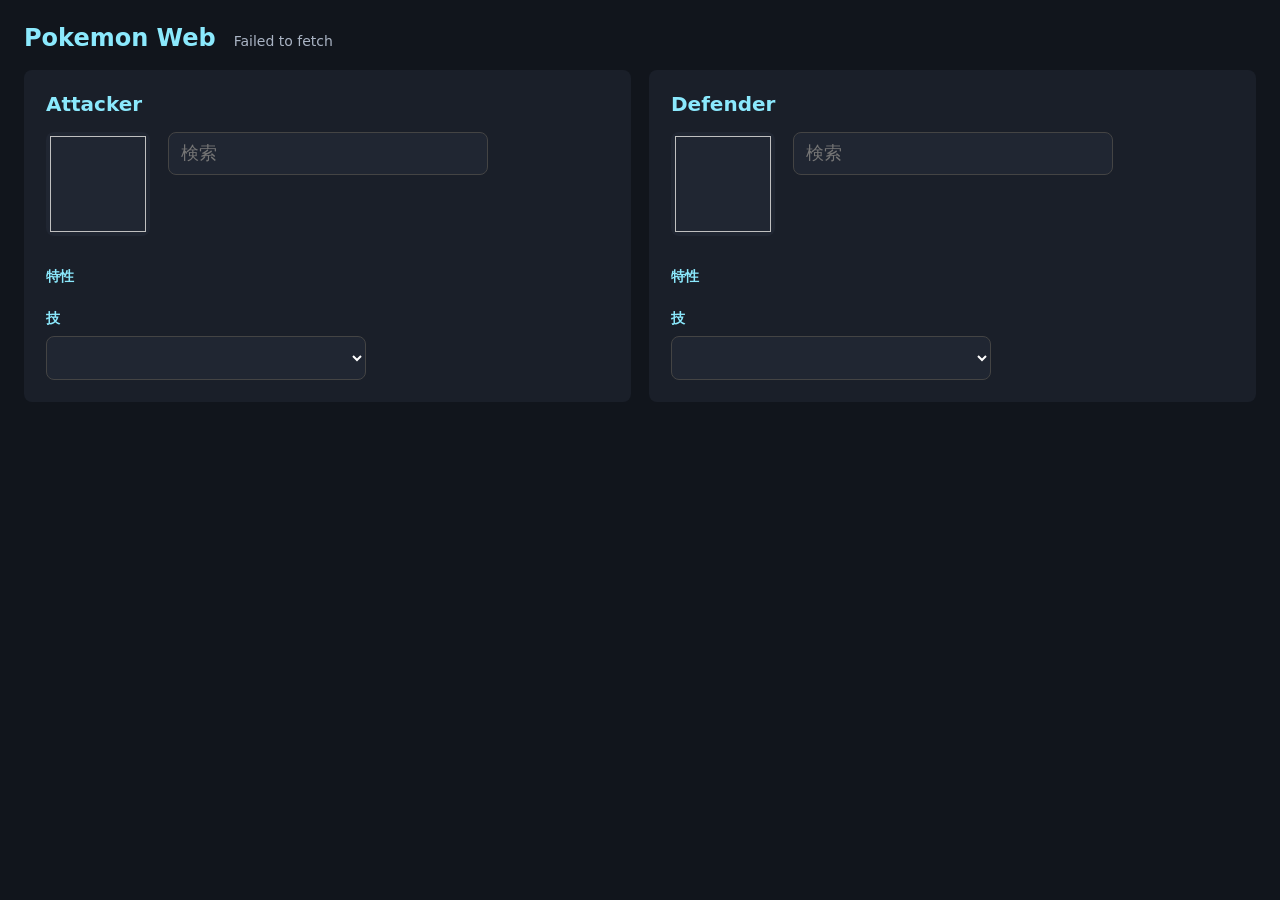
<file: static_app/index.html>
<!doctype html>
<html lang="ja">
<head>
  <meta charset="utf-8">
  <meta name="viewport" content="width=device-width, initial-scale=1">
  <title>Pokemon Web Static</title>
  <link rel="stylesheet" href="./styles.css">
</head>
<body>
  <main class="app">
    <header class="topbar">
      <h1>Pokemon Web</h1>
      <div id="status" class="status">読み込み中...</div>
    </header>

    <section class="grid">
      <article class="panel" data-side="attacker">
        <h2>Attacker</h2>
        <div class="poke-head">
          <div class="sprite-box"><img id="attacker_sprite" alt=""></div>
          <div class="poke-main">
            <input id="attacker_search" class="poke-search" autocomplete="off" placeholder="検索">
            <div id="attacker_suggest" class="suggest-box"></div>
            <div class="type-stat-row">
              <div id="attacker_types" class="type-icons"></div>
              <div id="attacker_stats" class="stat-inline"></div>
            </div>
          </div>
        </div>
        <div id="attacker_weakness" class="weakness-row"></div>
        <div class="section-title">特性</div>
        <div id="attacker_abilities" class="ability-list"></div>
        <div class="section-title">技</div>
        <select id="attacker_moves" class="move-select"></select>
      </article>

      <article class="panel" data-side="defender">
        <h2>Defender</h2>
        <div class="poke-head">
          <div class="sprite-box"><img id="defender_sprite" alt=""></div>
          <div class="poke-main">
            <input id="defender_search" class="poke-search" autocomplete="off" placeholder="検索">
            <div id="defender_suggest" class="suggest-box"></div>
            <div class="type-stat-row">
              <div id="defender_types" class="type-icons"></div>
              <div id="defender_stats" class="stat-inline"></div>
            </div>
          </div>
        </div>
        <div id="defender_weakness" class="weakness-row"></div>
        <div class="section-title">特性</div>
        <div id="defender_abilities" class="ability-list"></div>
        <div class="section-title">技</div>
        <select id="defender_moves" class="move-select"></select>
      </article>
    </section>
  </main>

  <script src="./app.js"></script>
</body>
</html>
</file>
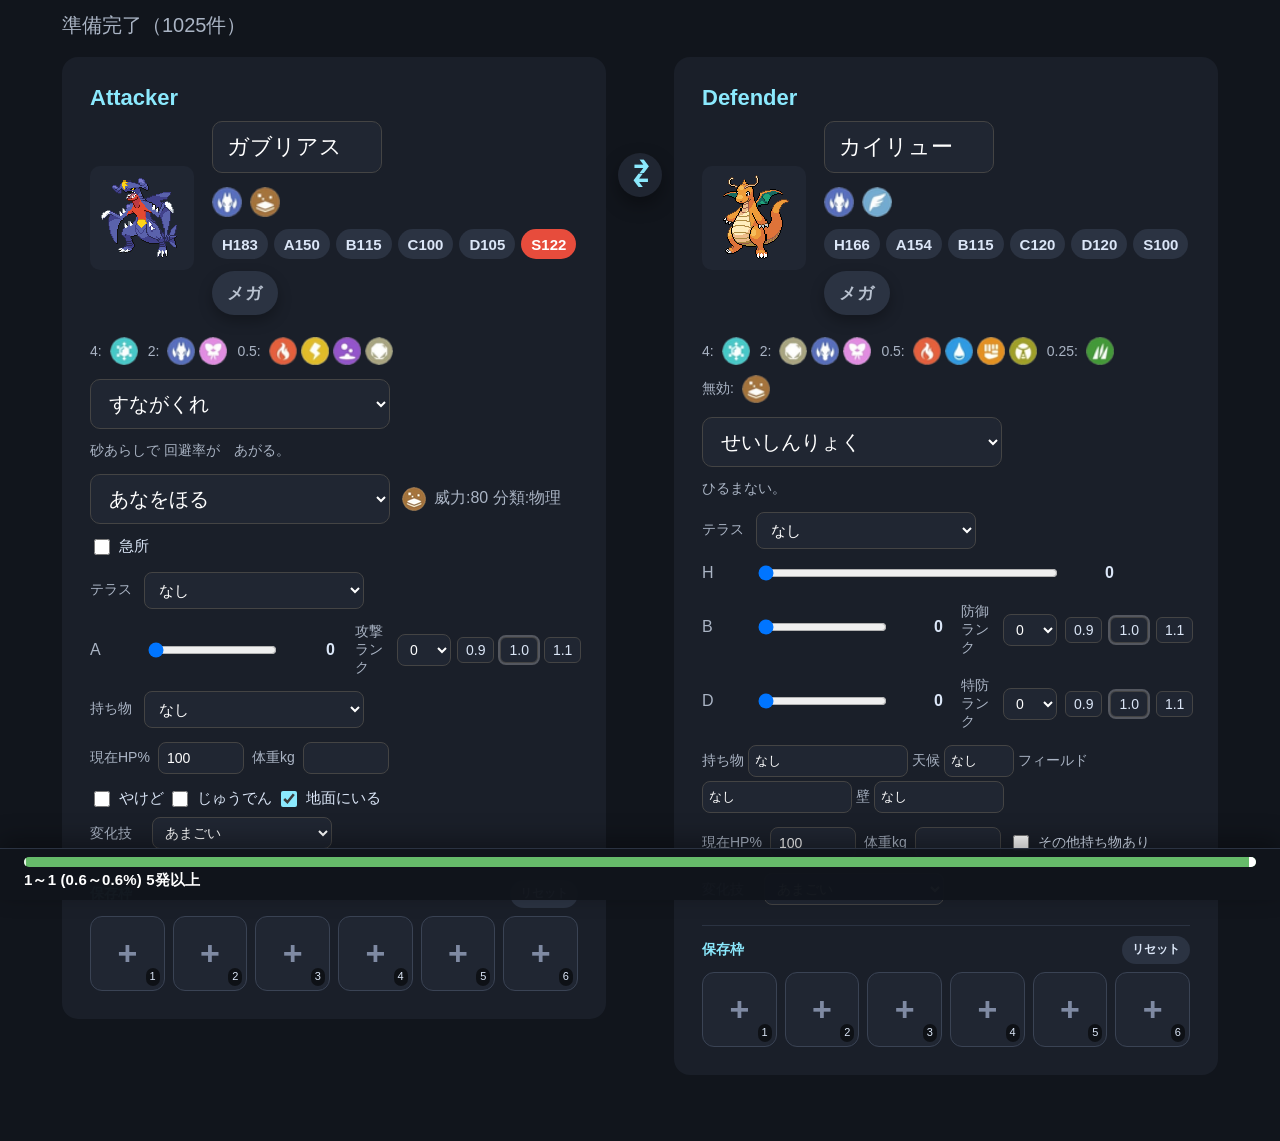
<file: static_app/full-ui/index.html>
﻿<!doctype html>
<html lang="ja">
<head>
<meta charset="utf-8">
<title>Pokemon Web</title>
<meta name="viewport" content="width=device-width, initial-scale=1">
<style>
body { background:#11151c; color:#fff; font-family:sans-serif; margin:0; }
.wrap { max-width:2200px; margin:auto; padding:28px; }
.grid { display:grid; grid-template-columns:1fr auto 1fr; gap:10px; align-items:start; }
.card { background:#1a1f29; padding:28px; border-radius:16px; position:relative; }
.title { color:#8be9fd; font-size:22px; font-weight:700; margin-bottom:10px; }

.poke-head {
  display:flex;
  align-items:center;
  gap:18px;
  margin-bottom:22px;
}

.sprite-box {
  width:104px; height:104px; background:#202632;
  display:flex; align-items:center; justify-content:center;
  border-radius:10px; overflow:hidden;
}
.sprite-box img {
  width:100px; height:100px;
  image-rendering:pixelated;
}

.poke-main {
  display:flex;
  flex-direction:column;
  gap:12px;
  position:relative;
  min-width: 360px;
}

.search-line {
  display:flex;
  align-items:center;
  gap:12px;
  flex-wrap:nowrap;
}

.poke-search {
  font-size:22px;
  padding:12px 14px;
  border-radius:10px;
  border:1px solid #444;
  background:#202632;
  color:#fff;
  width:170px;
  box-sizing:border-box;
}

.type-icons {
  display:flex;
  gap:8px;
  align-items:center;
  min-height:34px;
  flex-wrap:nowrap;
  flex-shrink:0;
}
.type-icon {
  height:30px;
  display:block;
}
.type-stat-row{
  display:flex;
  align-items:center;
  gap:10px;

  display:flex;
  align-items:center;
  gap:10px;
  flex-wrap:nowrap;
}
.stat-inline{
  display:flex;
  align-items:center;
  gap:6px;
  flex-wrap:nowrap;
}
.stat-chip{
  display:inline-flex;
  align-items:center;
  justify-content:center;
  min-width:48px;
  height:30px;
  padding:0 10px;
  border-radius:999px;
  background:#2b3342;
  color:#dbe6f7;
  font-size:15px;
  font-weight:700;
  box-sizing:border-box;
}
.type-fallback {
  display:inline-block;
  padding:5px 10px;
  border-radius:999px;
  font-size:18px;
  color:#fff;
  background:#666;
}

select, .single-ability {
  padding:12px 14px;
  font-size:20px;
  width:300px;
  border-radius:10px;
  border:1px solid #444;
  background:#202632;
  color:#fff;
  box-sizing:border-box;
}

.single-ability {
  display:inline-block;
}

.row { margin-bottom:14px; }
.status { margin-bottom:18px; color:#aab4c4; font-size:20px; }
.ability-row{ display:flex; align-items:center; gap:12px; flex-wrap:nowrap; }
.ability-desc{ min-width:260px; }
.ability-desc{ font-size:14px; color:#aab4c4; min-width:260px; max-width:420px; line-height:1.35; }

.form-line{
  display:flex;
  align-items:center;
  gap:8px;
  flex-wrap:nowrap;
  justify-content:flex-start;
}

.form-select{
  width:170px;
  padding:10px 12px;
  font-size:18px;
  border-radius:10px;
  border:1px solid #444;
  background:#202632;
  color:#fff;
  box-sizing:border-box;
}

.mega-buttons{
  display:flex;
  gap:8px;
  align-items:center;
  flex-wrap:nowrap;
}

.mega-btn{
  min-width:66px;
  height:44px;
  padding:0 14px;
  border:none;
  border-radius:999px;
  background:linear-gradient(180deg, #34d3ff 0%, #1784ff 100%);
  color:#fff;
  font-size:17px;
  font-weight:800;
  letter-spacing:0.04em;
  box-shadow:0 6px 14px rgba(0,0,0,0.28);
  cursor:pointer;
}
.mega-btn:hover{ transform:translateY(-1px); }
.mega-btn.is-off{
  background:#2b3342;
  color:#b9c2d0;
}
.mega-btn.is-active{
  outline:2px solid rgba(255,255,255,0.25);
}
.mega-badge{
  display:inline-flex;
  align-items:center;
  justify-content:center;
  min-width:66px;
  height:44px;
  padding:0 14px;
  border-radius:999px;
  background:#2b3342;
  color:#dbe6f7;
  font-size:16px;
  font-weight:700;
}

.suggest-box {
  position:absolute;
  top:56px;
  left:0;
  width:170px;
  max-height:280px;
  overflow-y:auto;
  background:#202632;
  border:1px solid #444;
  border-radius:10px;
  box-shadow:0 8px 18px rgba(0,0,0,0.35);
  display:none;
  z-index:20;
}
.suggest-item {
  padding:10px 12px;
  cursor:pointer;
  font-size:18px;
  line-height:1.3;
}
.suggest-item:hover,
.suggest-item.active {
  background:#2b3342;
}

.swap-wrap{
  display:flex;
  align-items:center;
  justify-content:center;
  padding-top:120px;
}
.swap-btn{
  width:72px;
  height:72px;
  border:none;
  border-radius:999px;
  background:#202632;
  color:#8be9fd;
  font-size:34px;
  font-weight:700;
  cursor:pointer;
  box-shadow:0 8px 18px rgba(0,0,0,0.35);
}
.swap-btn:hover{
  transform:scale(1.04);
}


.stat-chip.speed-win{
  background:#e74c3c;
  color:#fff;
}

.ev-slider-row{
  display:flex;
  align-items:center;
  gap:12px;
  margin-top:8px;
}
.ev-slider-label{
  min-width:44px;
  font-size:16px;
  color:#aab4c4;
}
.ev-slider{
  width:300px;
}
.ev-slider-value{
  min-width:44px;
  font-size:16px;
  font-weight:700;
  color:#dbe6f7;
  text-align:right;
}

.move-detail-inline{
  display:flex;
  align-items:center;
  gap:8px;
  font-size:16px;
  color:#aab4c4;
  white-space:nowrap;
}
.move-row{
  display:flex;
  align-items:center;
  gap:12px;
  flex-wrap:nowrap;
}
.crit-toggle{
  display:inline-flex;
  align-items:center;
  gap:6px;
  font-size:15px;
  color:#dbe6f7;
  white-space:nowrap;
  user-select:none;
}
.crit-toggle input{
  width:16px;
  height:16px;
  accent-color:#8be9fd;
}
.hit-count-select{
  width:auto;
  min-width:72px;
  padding:4px 8px;
  font-size:14px;
  border-radius:8px;
  border:1px solid #444;
  background:#202632;
  color:#fff;
  box-sizing:border-box;
}

.section-title{
  margin-top:14px;
  margin-bottom:8px;
  font-size:15px;
  font-weight:700;
  color:#8be9fd;
}
.env-inline-row{
  display:flex;
  align-items:center;
  gap:8px;
  flex-wrap:wrap;
  margin-top:6px;
}
.env-inline-label{
  font-size:14px;
  color:#aab4c4;
  white-space:nowrap;
}
.env-inline-select{
  min-width:120px;
  width:auto;
  padding:6px 8px;
  font-size:14px;
  border-radius:8px;
  border:1px solid #444;
  background:#202632;
  color:#fff;
  box-sizing:border-box;
}
.move-detail-type-icon{
  width:24px;
  height:24px;
  object-fit:contain;
  display:block;
}
.move-detail-text{
  font-size:16px;
  color:#aab4c4;
}


.weakness-row{
  display:flex;
  align-items:center;
  gap:10px;
  flex-wrap:wrap;
  font-size:14px;
  color:#aab4c4;
}
.weakness-group{
  display:flex;
  align-items:center;
  gap:4px;
}
.weakness-label{
  margin-right:4px;
}


.status-move-row{ display:flex; align-items:flex-start; gap:10px; margin-top:6px; }
.status-move-label{ min-width:52px; font-size:14px; color:#aab4c4; line-height:32px; }
.status-move-select{ width:180px; min-width:180px; height:32px; padding:6px 8px; font-size:14px; border-radius:8px; border:1px solid #444; background:#202632; color:#fff; box-sizing:border-box; }
.status-move-desc{ min-height:32px; font-size:13px; color:#aab4c4; line-height:1.4; padding-top:6px; white-space:normal; word-break:break-word; flex:1; }

.nature-row{ display:flex; align-items:center; gap:8px; margin-top:6px; }
.nature-btn{ padding:4px 8px; border-radius:6px; border:1px solid #444; background:#202632; color:#dbe6f7; cursor:pointer; font-size:14px; }
.nature-btn.active{ outline:2px solid rgba(255,255,255,0.25); }


.damage-panel{
  position:fixed;
  left:0;
  right:0;
  bottom:0;
  z-index:9999;
  background:rgba(17,21,28,0.98);
  border-top:1px solid #2b3342;
  box-shadow:0 -8px 24px rgba(0,0,0,0.35);
}
.damage-panel-inner{
  max-width:2200px;
  margin:0 auto;
  padding:8px 24px 10px;
}
.damage-panel-title{
  display:none;
}
.damage-panel-main{
  display:block;
}
.damage-bar-wrap{
  display:flex;
  align-items:center;
  gap:12px;
}

.damage-bar{
  position:relative;
  flex:1;
  height:10px;
  border-radius:999px;
  background:#66bb6a;
  overflow:hidden;
  padding:0;
  margin:0;
}




.damage-bar-ko{
  position:absolute;
  top:0;
  height:100%;
  background:transparent;
}
.damage-bar-marker{
  position:absolute;
  top:0;
  bottom:0;
  width:2px;
  background:rgba(255,255,255,0.85);
}

.damage-bar-random{
  position:absolute;
  right:0;
  top:0;
  height:100%;
  width:0%;
  background:#2e7d32;
}
.damage-bar-guaranteed{
  position:absolute;
  right:0;
  top:0;
  height:100%;
  width:0%;
  background:#ffffff;
}

.damage-panel-text{
  margin-top:4px;
  font-size:15px;
  font-weight:700;
  color:#ffffff;
  letter-spacing:0.01em;
  white-space:nowrap;
  overflow:hidden;
  text-overflow:ellipsis;
}
body.has-damage-panel{
  padding-bottom:54px;
}


.item-row{
  display:flex;
  align-items:center;
  gap:10px;
  margin-top:6px;
}
.item-label{
  min-width:44px;
  font-size:14px;
  color:#aab4c4;
}
.item-select{
  min-width:220px;
  width:220px;
  padding:8px 10px;
  font-size:15px;
  border-radius:8px;
  border:1px solid #444;
  background:#202632;
  color:#fff;
  box-sizing:border-box;
}
.rank-wrap{
  display:flex;
  align-items:center;
  gap:6px;
  margin-left:8px;
}
.rank-label{
  font-size:14px;
  color:#aab4c4;
}
.rank-select{
  width:76px;
  padding:6px 8px;
  font-size:14px;
  border-radius:8px;
  border:1px solid #444;
  background:#202632;
  color:#fff;
  box-sizing:border-box;
}


/* precise single-line fit */
#def_item_d{ width:100px !important; min-width:100px; }
#battle_weather{ width:70px !important; min-width:70px; }
#battle_field{ width:150px !important; min-width:150px; }
#def_wall{ width:120px !important; min-width:120px; }

.defender-battle-row{
  gap:4px !important;
}


/* defender controls: single row, same height */
.defender-controls-row{
  display:flex;
  align-items:center;
  gap:4px;
  flex-wrap:nowrap;
  margin-top:6px;
}

.defender-controls-row .env-inline-label{
  white-space:nowrap;
  font-size:14px;
  color:#aab4c4;
}

.defender-controls-row .env-inline-select{
  height:32px !important;
  min-height:32px !important;
  margin:0 !important;
  padding:0 24px 0 6px !important;
  line-height:1 !important;
  font-size:13px !important;
  box-sizing:border-box !important;
  vertical-align:middle !important;
  align-self:center !important;
  appearance:none;
  -webkit-appearance:none;
  -moz-appearance:none;
  background-color:#202632;
  background-image:url("data:image/svg+xml;utf8,<svg fill='white' height='10' viewBox='0 0 20 20' width='10'><path d='M5 7l5 5 5-5z'/></svg>");
  background-repeat:no-repeat;
  background-position:right 6px center;
  background-size:10px;
}

#def_item_d{ width:160px !important; min-width:160px !important; }
#battle_weather{ width:70px !important; min-width:70px !important; }
#battle_field{ width:150px !important; min-width:150px !important; }
#def_wall{ width:130px !important; min-width:130px !important; }


.ocr-panel{
  margin-top:18px;
  width:260px;
  background:#1a1f29;
  border:1px solid #2b3342;
  border-radius:16px;
  padding:14px 14px 12px;
  box-sizing:border-box;
}
.ocr-panel-title{
  color:#8be9fd;
  font-size:15px;
  font-weight:700;
  margin-bottom:10px;
}
.ocr-grid{
  display:grid;
  grid-template-columns:50px 1fr 1fr;
  gap:6px 8px;
  align-items:center;
}
.ocr-head{
  font-size:12px;
  color:#aab4c4;
  text-align:center;
}
.ocr-label{
  font-size:12px;
  color:#dbe6f7;
  white-space:nowrap;
}
.ocr-num{
  width:100%;
  min-width:0;
  height:28px;
  padding:4px 6px;
  border-radius:8px;
  border:1px solid #444;
  background:#202632;
  color:#fff;
  box-sizing:border-box;
  font-size:12px;
}
.ocr-actions{
  display:flex;
  gap:8px;
  margin-top:10px;
}
.ocr-btn{
  flex:1;
  height:32px;
  border:none;
  border-radius:10px;
  background:#2b3342;
  color:#fff;
  font-size:13px;
  font-weight:700;
  cursor:pointer;
}
.ocr-btn.primary{
  background:linear-gradient(180deg, #34d3ff 0%, #1784ff 100%);
}
.ocr-status{
  margin-top:8px;
  font-size:12px;
  color:#aab4c4;
  line-height:1.35;
  white-space:pre-line;
}
.swap-wrap{
  display:flex;
  flex-direction:column;
  align-items:center;
  justify-content:flex-start;
  padding-top:120px;
}


.ocr-actions.double{
  display:grid;
  grid-template-columns:1fr 1fr;
}


/* compact OCR panel */
.swap-wrap{
  width:300px;
  padding-top:120px;
}
.ocr-panel{
  margin-top:12px !important;
  width:300px !important;
  padding:10px 10px 10px !important;
  border-radius:12px !important;
}
.ocr-panel-title{
  font-size:13px !important;
  margin-bottom:8px !important;
}
.ocr-main-actions{
  display:grid;
  grid-template-columns:1fr 1fr;
  gap:6px;
  margin-bottom:8px;
}
.ocr-btn{
  height:28px !important;
  font-size:11px !important;
  padding:0 6px !important;
  border-radius:8px !important;
}
.ocr-status{
  margin-top:0 !important;
  font-size:10px !important;
  line-height:1.35 !important;
}
.grid{
  grid-template-columns:minmax(0,1fr) 120px minmax(0,1fr) !important;
  gap:6px !important;
}
.card{
  min-width:0;
}
.ocr-setup{
  margin-top:8px;
}
.ocr-window-row{
  display:flex;
  gap:6px;
  margin-bottom:8px;
}
.ocr-window-select{
  flex:1;
  min-width:0;
  height:28px;
  padding:0 6px;
  border-radius:8px;
  border:1px solid #444;
  background:#202632;
  color:#fff;
  font-size:11px;
  box-sizing:border-box;
}
.ocr-mode-row{
  display:grid;
  grid-template-columns:1fr 1fr;
  gap:6px;
  margin-bottom:8px;
}
.ocr-btn.is-active{
  outline:2px solid rgba(255,255,255,0.28);
}
.ocr-preview-wrap{
  position:relative;
  width:100%;
  margin-bottom:0;
  border:1px solid #2b3342;
  border-radius:10px;
  overflow:hidden;
  background:#11151c;
  min-height:120px;
  cursor:crosshair;
}
.ocr-preview-image{
  display:block;
  width:100%;
  height:auto;
  user-select:none;
  pointer-events:none;
}
.ocr-preview-overlay{
  position:absolute;
  inset:0;
}
.ocr-roi-box{
  position:absolute;
  border:2px solid;
  box-sizing:border-box;
  pointer-events:none;
}
.ocr-roi-box.enemy{
  border-color:#ff6b6b;
  background:rgba(255,107,107,0.18);
}
.ocr-roi-box.self{
  border-color:#4dabf7;
  background:rgba(77,171,247,0.18);
}
.ocr-roi-box.drawing{
  border-style:dashed;
}
.ocr-preview-hint{
  font-size:10px;
  color:#aab4c4;
  line-height:1.25;
  margin-bottom:8px;
}



.slot-panel{margin-top:14px;padding-top:10px;border-top:1px solid #2b3342;}
.slot-panel-head{display:flex;align-items:center;justify-content:space-between;margin-bottom:8px;}
.slot-panel-title{font-size:14px;font-weight:700;color:#8be9fd;}
.slot-reset-btn{height:28px;padding:0 10px;border:none;border-radius:999px;background:#2b3342;color:#dbe6f7;font-size:12px;font-weight:700;cursor:pointer;}
.slot-row{display:flex;gap:12px;flex-wrap:nowrap;}
.poke-slot{width:124px;height:124px;border:1px solid #3a4354;border-radius:12px;background:#202632;display:flex;align-items:center;justify-content:center;cursor:pointer;overflow:hidden;position:relative;flex:0 0 auto;}
.poke-slot img{width:88px;height:88px;image-rendering:pixelated;display:block;}
.poke-slot.empty::after{content:"+";color:#7f8aa3;font-size:34px;font-weight:700;}
.poke-slot.active{outline:2px solid rgba(139,233,253,0.75);}
.poke-slot.fastest{outline:3px solid #e74c3c; box-shadow:0 0 0 3px rgba(231,76,60,0.22), 0 0 18px rgba(231,76,60,0.35);}
.poke-slot.active.fastest{outline:3px solid #ff7b6b; box-shadow:0 0 0 3px rgba(255,123,107,0.24), 0 0 20px rgba(255,123,107,0.38);}
.poke-slot-label{position:absolute;right:4px;bottom:4px;font-size:11px;color:#dbe6f7;background:rgba(0,0,0,0.55);padding:1px 4px;border-radius:999px;line-height:1.4;}

.calc-extra-row{ display:flex; align-items:center; gap:8px; flex-wrap:wrap; margin-top:6px; }
.calc-mini-label{ font-size:14px; color:#aab4c4; white-space:nowrap; }
.calc-mini-input{ width:86px; min-width:86px; height:32px; padding:4px 8px; border-radius:8px; border:1px solid #444; background:#202632; color:#fff; box-sizing:border-box; font-size:14px; }
.calc-mini-check{ display:inline-flex; align-items:center; gap:6px; font-size:14px; color:#dbe6f7; white-space:nowrap; }
.calc-mini-check input{ width:16px; height:16px; accent-color:#8be9fd; }


</style>

<style id="ocr_only_small_override">
/* OCRだけ小さくする。ほかのUIは変更しない */
.ocr-main-actions{
  display:flex !important;
  flex-direction:column !important;
  gap:2px !important;
  margin-bottom:0 !important;
}
.ocr-panel{
  width:70px !important;
  padding:2px !important;
  border-radius:8px !important;
}
.ocr-panel-title,
.ocr-status{
  display:none !important;
}
.ocr-btn{
  height:16px !important;
  font-size:8px !important;
  padding:0 !important;
  border-radius:4px !important;
}
</style>


<style id="ocr_minimal_center_override">
.swap-wrap{
  width:120px !important;
  align-items:center !important;
}

.ocr-panel{
  width:120px !important;
  margin-top:8px !important;
  padding:0 !important;
  border:none !important;
  background:transparent !important;
  box-shadow:none !important;
}

.ocr-panel-title,
.ocr-status{
  display:none !important;
}

.ocr-main-actions{
  display:flex !important;
  flex-direction:column !important;
  gap:6px !important;
  margin:0 !important;
}

#ocr_setup_area{
  width:100% !important;
}
.ocr-window-row,
.ocr-mode-row{
  display:flex !important;
  flex-direction:column !important;
  gap:6px !important;
}
.ocr-window-select{
  width:100% !important;
  height:24px !important;
  font-size:10px !important;
}
.ocr-preview-wrap{
  min-height:90px !important;
}

.ocr-btn{
  width:100% !important;
  height:24px !important;
  padding:0 !important;
  border-radius:999px !important;
  font-size:11px !important;
  line-height:24px !important;
  box-shadow:none !important;
}
</style>

<style id="pc_layout_final_override">
html,
body{
  width:100% !important;
  max-width:100% !important;
  overflow-x:hidden !important;
}
.wrap{
  width:min(1180px, calc(100vw - 24px)) !important;
  max-width:min(1180px, calc(100vw - 24px)) !important;
  min-width:0 !important;
  margin:0 auto !important;
  padding:12px !important;
  box-sizing:border-box !important;
  overflow-x:hidden !important;
}
.grid{
  display:grid !important;
  grid-template-columns:minmax(0,1fr) 48px minmax(0,1fr) !important;
  gap:10px !important;
  width:100% !important;
  max-width:100% !important;
  align-items:start !important;
  overflow:hidden !important;
}
.card{
  min-width:0 !important;
  max-width:100% !important;
  overflow:hidden !important;
  box-sizing:border-box !important;
}
.poke-head,
.search-line,
.type-stat-row,
.stat-inline,
.ability-row,
.move-row,
.env-inline-row,
.defender-controls-row{
  min-width:0 !important;
  max-width:100% !important;
  flex-wrap:wrap !important;
}
.poke-main{
  min-width:0 !important;
  max-width:100% !important;
  flex:1 1 240px !important;
}
.poke-search,
select,
.single-ability{
  max-width:100% !important;
  box-sizing:border-box !important;
}
.ability-desc{
  min-width:0 !important;
  max-width:100% !important;
  flex:1 1 180px !important;
}
.slot-row{
  display:grid !important;
  grid-template-columns:repeat(6, minmax(0, 1fr)) !important;
  gap:8px !important;
  width:100% !important;
  max-width:100% !important;
}
.poke-slot{
  width:auto !important;
  height:auto !important;
  aspect-ratio:1 / 1 !important;
  min-width:0 !important;
}
.poke-slot img{
  width:72% !important;
  height:72% !important;
}
.swap-wrap{
  width:48px !important;
  min-width:48px !important;
  padding-top:96px !important;
}
.swap-btn{
  width:44px !important;
  min-width:44px !important;
  height:44px !important;
  padding:0 !important;
}
.ocr-panel{
  display:none !important;
}
.damage-panel,
.damage-panel-inner{
  max-width:100vw !important;
  overflow-x:hidden !important;
  box-sizing:border-box !important;
}
@media (max-width: 900px){
  .wrap{
    width:calc(100vw - 16px) !important;
    max-width:calc(100vw - 16px) !important;
    padding:8px !important;
  }
  .grid{
    grid-template-columns:1fr !important;
  }
  .swap-wrap{
    width:100% !important;
    min-width:0 !important;
    padding-top:0 !important;
  }
  .swap-btn{
    width:100% !important;
  }
  .slot-row{
    grid-template-columns:repeat(3, minmax(0, 1fr)) !important;
  }
}
</style>

</head>
<body>

<div class="wrap">
<div class="status" id="status" style="display:none;"></div>
<datalist id="pokemon_name_options"></datalist>

<div class="grid">

<div class="card">
<div class="title">Attacker</div>

<div class="poke-head">
  <div class="sprite-box"><img id="attacker_sprite" src="./static/sprites/garchomp.png" alt="ガブリアス"></div>
  <div class="poke-main">
    <div class="search-line">
      <input class="poke-search" id="attacker_search" autocomplete="off" placeholder="検索">
      <div class="type-stat-row"><div class="type-icons" id="attacker_types"></div><div class="stat-inline" id="attacker_stats_inline"></div></div>
      <div class="suggest-box" id="attacker_suggest"></div>
    </div>
    <div id="attacker_form_row"></div>
  </div>
</div>

<div class="row" id="attacker_weakness"></div>
<div class="row ability-row" id="attacker_ability_row">
<select id="attacker_ability"></select>
<div class="ability-desc" id="attacker_ability_desc"></div>
</div>


<div class="row move-row">
<select id="move_name"></select>
<div id="move_detail" class="move-detail-inline"></div>
<label class="crit-toggle"><input type="checkbox" id="move_crit">急所</label>
<label class="crit-toggle" id="move_hits_wrap" style="display:none;">連続技
  <select id="move_hits" class="hit-count-select">
    <option value="1">1回</option>
    <option value="2">2回</option>
    <option value="3">3回</option>
    <option value="4">4回</option>
    <option value="5">5回</option>
  </select>
</label>
</div>
<div class="row item-row" id="attacker_tera_row"><div class="item-label">テラス</div><select id="attacker_tera_type" class="item-select"></select></div>
<div class="row ev-slider-row">
  <div class="ev-slider-label" id="atk_ev_label">A</div>
  <input type="range" id="move_ev_slider" class="ev-slider" min="0" max="32" step="1" value="0">
  <div id="move_ev_value" class="ev-slider-value">0</div>
  <div class="nature-row" id="atk_nature" style="margin-top:0;display:flex;gap:6px;">
    <div class="rank-wrap">
      <span class="rank-label">攻撃ランク</span>
      <select id="atk_rank" class="rank-select"></select>
    </div>
    <button class="nature-btn" data-val="0.9">0.9</button>
    <button class="nature-btn active" data-val="1.0">1.0</button>
    <button class="nature-btn" data-val="1.1">1.1</button>
  </div>
</div>
<div class="row item-row"><div class="item-label">持ち物</div><select id="atk_item" class="item-select"></select></div>
<div class="row calc-extra-row" id="attacker_calc_extra_row">
  <span class="calc-mini-label">現在HP%</span><input id="atk_cur_hp_pct" class="calc-mini-input" type="number" min="1" max="100" step="1" value="100">
  <span class="calc-mini-label">体重kg</span><input id="atk_weight_kg" class="calc-mini-input" type="number" min="0.1" step="0.1" value="">
</div>
<div class="env-row" id="attacker_extra_checks" style="margin-top:6px;">
  <label class="crit-toggle"><input type="checkbox" id="atk_burn">やけど</label>
  <label class="crit-toggle"><input type="checkbox" id="atk_charge">じゅうでん</label>
  <label class="crit-toggle"><input type="checkbox" id="atk_grounded" checked>地面にいる</label>
</div>
<div class="row status-move-row" id="attacker_status_move_row">
  <div class="status-move-label">変化技</div>
  <select id="attacker_status_move" class="status-move-select"></select>
  <div id="attacker_status_move_desc" class="status-move-desc"></div>
</div>
<div class="row" id="move_detail_row" style="display:none;"></div>
<div class="slot-panel" id="attacker_slot_panel">
  <div class="slot-panel-head">
    <div class="slot-panel-title">保存枠</div>
    <button type="button" class="slot-reset-btn" id="attacker_slots_reset">リセット</button>
  </div>
  <div class="slot-row" id="attacker_slots"></div>
</div>

</div>

<div class="swap-wrap">
  <button class="swap-btn" id="swap_btn" type="button" title="AttackerとDefenderを入れ替え">⇄</button>

  
</div>

<div class="card">
<div class="title">Defender</div>

<div class="poke-head">
  <div class="sprite-box"><img id="defender_sprite" src="./static/sprites/dragonite.png" alt="カイリュー"></div>
  <div class="poke-main">
    <div class="search-line">
      <input class="poke-search" id="defender_search" autocomplete="off" placeholder="検索">
      <div class="type-stat-row"><div class="type-icons" id="defender_types"><img class="type-icon" alt="ドラゴン" src="./static/types/ドラゴン.png"><img class="type-icon" alt="ひこう" src="./static/types/ひこう.png"></div><div class="stat-inline" id="defender_stats_inline"><span class="stat-chip" data-key="hp" data-label="H">H166</span><span class="stat-chip" data-key="attack" data-label="A">A154</span><span class="stat-chip" data-key="defense" data-label="B">B115</span><span class="stat-chip" data-key="special_attack" data-label="C">C120</span><span class="stat-chip" data-key="special_defense" data-label="D">D120</span><span class="stat-chip" data-key="speed" data-label="S">S100</span></div></div>
      <div class="suggest-box" id="defender_suggest"></div>
    </div>
    <div id="defender_form_row"></div>
  </div>
</div>

<div class="row" id="defender_weakness"><div class="weakness-row"><div class="weakness-group"><span class="weakness-label">4:</span><img alt="こおり" src="./static/types/こおり.png" style="width:28px;height:28px"></div><div class="weakness-group"><span class="weakness-label">2:</span><img alt="いわ" src="./static/types/いわ.png" style="width:28px;height:28px"><img alt="ドラゴン" src="./static/types/ドラゴン.png" style="width:28px;height:28px"><img alt="フェアリー" src="./static/types/フェアリー.png" style="width:28px;height:28px"></div><div class="weakness-group"><span class="weakness-label">0.5:</span><img alt="ほのお" src="./static/types/ほのお.png" style="width:28px;height:28px"><img alt="みず" src="./static/types/みず.png" style="width:28px;height:28px"><img alt="かくとう" src="./static/types/かくとう.png" style="width:28px;height:28px"><img alt="むし" src="./static/types/むし.png" style="width:28px;height:28px"></div><div class="weakness-group"><span class="weakness-label">0.25:</span><img alt="くさ" src="./static/types/くさ.png" style="width:28px;height:28px"></div><div class="weakness-group"><span class="weakness-label">無効:</span><img alt="じめん" src="./static/types/じめん.png" style="width:28px;height:28px"></div></div></div>
<div class="row ability-row" id="defender_ability_row">
<select id="defender_ability"></select>
<div class="ability-desc" id="defender_ability_desc"></div>
</div>
<div class="row item-row" id="defender_tera_row"><div class="item-label">テラス</div><select id="defender_tera_type" class="item-select"></select></div>

<div class="row ev-slider-row" style="display:flex;align-items:center;gap:10px;">
  <div class="ev-slider-label">H</div>
  <input type="range" id="def_ev_h" class="ev-slider" min="0" max="32" step="1" value="0">
  <div id="def_ev_h_val" class="ev-slider-value">0</div>


</div>
<div class="row ev-slider-row" style="display:flex;align-items:center;gap:10px;">
  <div class="ev-slider-label">B</div>
  <input type="range" id="def_ev_b" class="ev-slider" min="0" max="32" step="1" value="0">
  <div id="def_ev_b_val" class="ev-slider-value">0</div>
<div class="nature-row" id="def_b_nature"><div class="rank-wrap"><span class="rank-label">防御ランク</span><select id="def_rank_b" class="rank-select"></select></div>
  <button class="nature-btn" data-val="0.9">0.9</button>
  <button class="nature-btn active" data-val="1.0">1.0</button>
  <button class="nature-btn" data-val="1.1">1.1</button>
</div>

</div>
<div class="row ev-slider-row" style="display:flex;align-items:center;gap:10px;">
  <div class="ev-slider-label">D</div>
  <input type="range" id="def_ev_d" class="ev-slider" min="0" max="32" step="1" value="0">
  <div id="def_ev_d_val" class="ev-slider-value">0</div>
<div class="nature-row" id="def_d_nature"><div class="rank-wrap"><span class="rank-label">特防ランク</span><select id="def_rank_d" class="rank-select"></select></div>
  <button class="nature-btn" data-val="0.9">0.9</button>
  <button class="nature-btn active" data-val="1.0">1.0</button>
  <button class="nature-btn" data-val="1.1">1.1</button>
</div>

</div>
<div class="row env-inline-row defender-controls-row">
  <span class="env-inline-label">持ち物</span>
  <select id="def_item_d" class="env-inline-select"></select>

  <span class="env-inline-label">天候</span>
  <select id="battle_weather" class="env-inline-select"></select>

  <span class="env-inline-label">フィールド</span>
  <select id="battle_field" class="env-inline-select"></select>

  <span class="env-inline-label">壁</span>
  <select id="def_wall" class="env-inline-select">
    <option value="">なし</option>
    <option value="reflect">リフレクター</option>
    <option value="light_screen">ひかりのかべ</option>
    <option value="aurora_veil">オーロラベール</option>
  </select>
</div>
<div class="row calc-extra-row" id="defender_calc_extra_row">
  <span class="calc-mini-label">現在HP%</span><input id="def_cur_hp_pct" class="calc-mini-input" type="number" min="1" max="100" step="1" value="100">
  <span class="calc-mini-label">体重kg</span><input id="def_weight_kg" class="calc-mini-input" type="number" min="0.1" step="0.1" value="">
  <label class="calc-mini-check"><input type="checkbox" id="def_has_item_other">その他持ち物あり</label>
</div>
<div class="row status-move-row" id="defender_status_move_row">
  <div class="status-move-label">変化技</div>
  <select id="defender_status_move" class="status-move-select"></select>
  <div id="defender_status_move_desc" class="status-move-desc"></div>
</div>
<div class="slot-panel" id="defender_slot_panel">
  <div class="slot-panel-head">
    <div class="slot-panel-title">保存枠</div>
    <button type="button" class="slot-reset-btn" id="defender_slots_reset">リセット</button>
  </div>
  <div class="slot-row" id="defender_slots"></div>
</div>

</div>
</div>

<script>
const DEFAULT_ATTACKER = "ガブリアス";
const DEFAULT_DEFENDER = "カイリュー";
const el = (id)=>document.getElementById(id);

window.addEventListener("error", (event) => {
  const status = document.getElementById("status");
  if (status) {
    status.style.display = "block";
    status.textContent = `JSエラー: ${event.message}`;
  }
});

window.addEventListener("unhandledrejection", (event) => {
  const status = document.getElementById("status");
  if (status) {
    status.style.display = "block";
    status.textContent = `非同期エラー: ${event.reason && event.reason.message ? event.reason.message : event.reason}`;
  }
});

let pokemonList = [];
const formState = { attacker: null, defender: null };
const sideBaseStats = { attacker: null, defender: null };
const calcState = {
  attackerItem: "",
  defenderItemB: "",
  defenderItemD: "",
  attackerRank: 0,
  defenderRankB: 0,
  defenderRankD: 0
};
const detailCache = new Map();
const moveInfoCache = new Map();
const sideAbilityDescriptions = { attacker: {}, defender: {} };
const formRenderTokens = { attacker: 0, defender: 0 };
const POKEAPI_BASE = "https://pokeapi.co/api/v2";
const SPECIES_LIST_URL = `${POKEAPI_BASE}/pokemon-species?limit=2000`;
const resourceNameCache = new Map();
const abilityUrlByName = new Map();
const moveApiByName = new Map();
let staticDetailCache = null;
let staticAbilityDesc = null;

const TYPE_JP_MAP_STATIC = {
  normal: "ノーマル", fire: "ほのお", water: "みず", electric: "でんき",
  grass: "くさ", ice: "こおり", fighting: "かくとう", poison: "どく",
  ground: "じめん", flying: "ひこう", psychic: "エスパー", bug: "むし",
  rock: "いわ", ghost: "ゴースト", dragon: "ドラゴン", dark: "あく",
  steel: "はがね", fairy: "フェアリー",
};
const MOVE_CLASS_JP_MAP_STATIC = { physical: "物理", special: "特殊", status: "変化" };

const FORCED_FORM_MAP = {
  "ウーラオス": ["ウーラオス(いちげきのかた)", "ウーラオス(れんげきのかた)"],
  "ザシアン": ["ザシアン(けんのおう)"],
  "ザマゼンタ": ["ザマゼンタ(たてのおう)"],
  "バドレックス": ["バドレックス(こくばじょう)", "バドレックス(はくばじょう)"]
};

const FORCED_MEGA_MAP = {
  "フシギバナ": ["メガフシギバナ"],
  "リザードン": ["メガリザードンX", "メガリザードンY"],
  "カメックス": ["メガカメックス"],
  "スピアー": ["メガスピアー"],
  "ピジョット": ["メガピジョット"],
  "フーディン": ["メガフーディン"],
  "ヤドラン": ["メガヤドラン"],
  "ゲンガー": ["メガゲンガー"],
  "カイロス": ["メガカイロス"],
  "ギャラドス": ["メガギャラドス"],
  "プテラ": ["メガプテラ"],
  "ミュウツー": ["メガミュウツーX", "メガミュウツーY"],
  "デンリュウ": ["メガデンリュウ"],
  "ハガネール": ["メガハガネール"],
  "ハッサム": ["メガハッサム"],
  "ヘラクロス": ["メガヘラクロス"],
  "ヘルガー": ["メガヘルガー"],
  "バンギラス": ["メガバンギラス"],
  "ジュカイン": ["メガジュカイン"],
  "バシャーモ": ["メガバシャーモ"],
  "ラグラージ": ["メガラグラージ"],
  "サーナイト": ["メガサーナイト"],
  "ヤミラミ": ["メガヤミラミ"],
  "クチート": ["メガクチート"],
  "ボスゴドラ": ["メガボスゴドラ"],
  "チャーレム": ["メガチャーレム"],
  "ライボルト": ["メガライボルト"],
  "サメハダー": ["メガサメハダー"],
  "バクーダ": ["メガバクーダ"],
  "チルタリス": ["メガチルタリス"],
  "ジュペッタ": ["メガジュペッタ"],
  "アブソル": ["メガアブソル"],
  "オニゴーリ": ["メガオニゴーリ"],
  "ボーマンダ": ["メガボーマンダ"],
  "メタグロス": ["メガメタグロス"],
  "ラティアス": ["メガラティアス"],
  "ラティオス": ["メガラティオス"],
  "レックウザ": ["メガレックウザ"],
  "ミミロップ": ["メガミミロップ"],
  "ガブリアス": ["メガガブリアス"],
  "ルカリオ": ["メガルカリオ"],
  "ユキノオー": ["メガユキノオー"],
  "タブンネ": ["メガタブンネ"],
  "エルレイド": ["メガエルレイド"],
  "ディアンシー": ["メガディアンシー"],
  "カイリュー": ["メガカイリュー"],
  "ドリュウズ": ["メガドリュウズ"],
  "スコヴィラン": ["メガスコヴィラン"],
  "オーダイル": ["メガオーダイル"],
  "ピクシー": ["メガピクシー"],
  "ウツボット": ["メガウツボット"],
  "スターミー": ["メガスターミー"],
  "エアームド": ["メガエアームド"]
};

const STATIC_FORM_API_NAME_MAP = {
  "メガフシギバナ": "venusaur-mega",
  "メガリザードンX": "charizard-mega-x",
  "メガリザードンＸ": "charizard-mega-x",
  "メガリザードンY": "charizard-mega-y",
  "メガリザードンＹ": "charizard-mega-y",
  "メガカメックス": "blastoise-mega",
  "メガスピアー": "beedrill-mega",
  "メガピジョット": "pidgeot-mega",
  "メガフーディン": "alakazam-mega",
  "メガヤドラン": "slowbro-mega",
  "メガゲンガー": "gengar-mega",
  "メガカイロス": "pinsir-mega",
  "メガギャラドス": "gyarados-mega",
  "メガプテラ": "aerodactyl-mega",
  "メガミュウツーX": "mewtwo-mega-x",
  "メガミュウツーＸ": "mewtwo-mega-x",
  "メガミュウツーY": "mewtwo-mega-y",
  "メガミュウツーＹ": "mewtwo-mega-y",
  "メガデンリュウ": "ampharos-mega",
  "メガハガネール": "steelix-mega",
  "メガハッサム": "scizor-mega",
  "メガヘラクロス": "heracross-mega",
  "メガヘルガー": "houndoom-mega",
  "メガバンギラス": "tyranitar-mega",
  "メガジュカイン": "sceptile-mega",
  "メガバシャーモ": "blaziken-mega",
  "メガラグラージ": "swampert-mega",
  "メガサーナイト": "gardevoir-mega",
  "メガヤミラミ": "sableye-mega",
  "メガクチート": "mawile-mega",
  "メガボスゴドラ": "aggron-mega",
  "メガチャーレム": "medicham-mega",
  "メガライボルト": "manectric-mega",
  "メガサメハダー": "sharpedo-mega",
  "メガバクーダ": "camerupt-mega",
  "メガチルタリス": "altaria-mega",
  "メガジュペッタ": "banette-mega",
  "メガアブソル": "absol-mega",
  "メガオニゴーリ": "glalie-mega",
  "メガボーマンダ": "salamence-mega",
  "メガメタグロス": "metagross-mega",
  "メガラティアス": "latias-mega",
  "メガラティオス": "latios-mega",
  "メガレックウザ": "rayquaza-mega",
  "メガミミロップ": "lopunny-mega",
  "メガガブリアス": "garchomp-mega",
  "メガルカリオ": "lucario-mega",
  "メガユキノオー": "abomasnow-mega",
  "メガタブンネ": "audino-mega",
  "メガエルレイド": "gallade-mega",
  "メガディアンシー": "diancie-mega",
  "メガカイリュー": "dragonite-mega",
  "メガドリュウズ": "excadrill-mega",
  "メガスコヴィラン": "scovillain-mega",
  "メガオーダイル": "feraligatr-mega",
  "メガピクシー": "clefable-mega",
  "メガウツボット": "victreebel-mega",
  "メガスターミー": "starmie-mega",
  "メガエアームド": "skarmory-mega"
};

function resolveStaticFormApiName(name){
  const raw = String(name || "").trim();
  const normalized = normalizeName(raw);
  const mapped = STATIC_FORM_API_NAME_MAP[raw]
    || Object.entries(STATIC_FORM_API_NAME_MAP).find(([label]) => normalizeName(label) === normalized)?.[1];
  if (mapped) return mapped;

  if (/^メガ/.test(raw)) {
    const x = /[XxＸｘ]$/.test(raw);
    const y = /[YyＹｙ]$/.test(raw);
    const baseName = raw.replace(/^メガ/, "").replace(/[XxＸｘYyＹｙ]$/, "");
    const base = pokemonList.find(p => normalizeName(p.jp_name) === normalizeName(baseName));
    if (base && base.api_name) {
      return `${base.api_name}-mega${x ? "-x" : y ? "-y" : ""}`;
    }
  }

  if (/^ゲンシ/.test(raw)) {
    const baseName = raw.replace(/^ゲンシ/, "");
    const base = pokemonList.find(p => normalizeName(p.jp_name) === normalizeName(baseName));
    if (base && base.api_name) return `${base.api_name}-primal`;
  }

  return "";
}

function kataToHira(text){
  return String(text || "").replace(/[ァ-ヶ]/g, s =>
    String.fromCharCode(s.charCodeAt(0) - 0x60)
  );
}

function toAscii(text){
  return String(text || "")
    .replace(/[Ａ-Ｚａ-ｚ０-９]/g, s => String.fromCharCode(s.charCodeAt(0) - 0xFEE0))
    .replace(/×/g, "x");
}

function normalizeName(text){
  return kataToHira(toAscii(String(text || "")))
    .toLowerCase()
    .replace(/[\s　._\-・/]/g, "")
    .replace(/[()（）[\]【】]/g, "")
    .replace(/のすがた/g, "")
    .replace(/すがた/g, "")
    .replace(/ひすいちほう/g, "ひすい")
    .replace(/あるふぁ/gi, "アルファ")
    .replace(/mega/gi, "メガ")
    .replace(/primal/gi, "ゲンシ")
    .replace(/alola/gi, "アローラ")
    .replace(/galar/gi, "ガラル")
    .replace(/hisui/gi, "ヒスイ")
    .replace(/paldea/gi, "パルデア")
    .replace(/form/gi, "")
    .replace(/ type/gi, "")
    .replace(/x/gi, "x")
    .replace(/y/gi, "y");
}

function normalizeFormLabel(text){
  return normalizeName(text)
    .replace(/めが/g, "mega")
    .replace(/げんし/g, "primal")
    .replace(/あろーら/g, "alola")
    .replace(/がらる/g, "galar")
    .replace(/ひすい/g, "hisui")
    .replace(/ぱるであ/g, "paldea");
}

function getDisplayName(p){
  return p && (p.jp_name || p.name || p.display_name || "");
}

async function fetchJsonStatic(url){
  const res = await fetch(url);
  if (!res.ok) throw new Error(`${res.status} ${url}`);
  return res.json();
}

async function fetchLocalJsonStatic(url, fallback){
  try {
    return await fetchJsonStatic(url);
  } catch (e) {
    return fallback;
  }
}

async function getStaticDetailCache(){
  if (staticDetailCache) return staticDetailCache;
  const data = await fetchLocalJsonStatic("./data/pokemon_detail_cache.json", {});
  staticDetailCache = data && typeof data === "object" ? data : {};
  return staticDetailCache;
}

async function getStaticAbilityDesc(){
  if (staticAbilityDesc) return staticAbilityDesc;
  const data = await fetchLocalJsonStatic("./data/ability_desc.json", {});
  staticAbilityDesc = data && typeof data === "object" ? data : {};
  return staticAbilityDesc;
}

function pickJapaneseNameStatic(entries){
  if (!Array.isArray(entries)) return "";
  for (const lang of ["ja-Hrkt", "ja"]) {
    const found = entries.find(item => item.language && item.language.name === lang && item.name);
    if (found) return String(found.name).trim();
  }
  return "";
}

async function localizeResourceNameStatic(url){
  if (!url) return "";
  if (resourceNameCache.has(url)) return resourceNameCache.get(url);
  try {
    const data = await fetchJsonStatic(url);
    const name = pickJapaneseNameStatic(data.names) || String(data.name || "").trim();
    resourceNameCache.set(url, name);
    return name;
  } catch (e) {
    return "";
  }
}

function calcActualStatStatic(base, isHp){
  const b = Number(base || 0);
  if (isHp) return Math.floor(((b * 2 + 31) * 50) / 100) + 60;
  return Math.floor(((b * 2 + 31) * 50) / 100) + 5;
}

async function buildSpeciesEntryStatic(item){
  const data = await fetchJsonStatic(item.url);
  const jpName = pickJapaneseNameStatic(data.names);
  const defaultVariety = (data.varieties || []).find(v => v.is_default) || (data.varieties || [])[0] || {};
  const apiName = String((defaultVariety.pokemon || {}).name || data.name || "").trim();
  if (!jpName || !apiName) return null;
  return {
    jp_name: jpName,
    api_name: apiName,
    species_name: String(data.name || "").trim(),
  };
}

async function buildDetailFromPokemonDataStatic(pokemonData, jpName, apiName){
  const abilities = [];
  const abilityDescriptions = {};
  for (const item of pokemonData.abilities || []) {
    const abilityName = await localizeResourceNameStatic(item.ability && item.ability.url);
    if (abilityName) {
      abilities.push(abilityName);
      abilityDescriptions[abilityName] = "";
      abilityUrlByName.set(abilityName, item.ability && item.ability.url);
    }
  }

  const moves = [];
  for (const item of pokemonData.moves || []) {
    try {
      const moveData = await fetchJsonStatic(item.move.url);
      const damageClass = String((moveData.damage_class || {}).name || "");
      const moveName = pickJapaneseNameStatic(moveData.names) || String(moveData.name || "");
      moveApiByName.set(moveName, String(moveData.name || ""));
      moves.push({
        name: moveName,
        api_name: String(moveData.name || ""),
        type: TYPE_JP_MAP_STATIC[String((moveData.type || {}).name || "")] || "",
        power: moveData.power,
        class: MOVE_CLASS_JP_MAP_STATIC[damageClass] || "",
        class_jp: MOVE_CLASS_JP_MAP_STATIC[damageClass] || "",
        damage_class: damageClass,
      });
    } catch (e) {}
  }
  moves.sort((a, b) => String(a.name || "").localeCompare(String(b.name || ""), "ja"));

  const typeNames = (pokemonData.types || [])
    .sort((a, b) => Number(a.slot || 0) - Number(b.slot || 0))
    .map(item => TYPE_JP_MAP_STATIC[String((item.type || {}).name || "")] || "");

  const statMap = {};
  for (const item of pokemonData.stats || []) {
    statMap[String((item.stat || {}).name || "")] = Number(item.base_stat || 0);
  }

  return {
    jp_name: jpName,
    api_name: apiName,
    sprite: pokemonData.sprites?.front_default || pokemonData.sprites?.other?.["official-artwork"]?.front_default || "",
    abilities: [...new Set(abilities)],
    ability_descriptions: abilityDescriptions,
    moves,
    types: typeNames,
    stats: {
      hp: calcActualStatStatic(statMap.hp, true),
      attack: calcActualStatStatic(statMap.attack, false),
      defense: calcActualStatStatic(statMap.defense, false),
      special_attack: calcActualStatStatic(statMap["special-attack"], false),
      special_defense: calcActualStatStatic(statMap["special-defense"], false),
      speed: calcActualStatStatic(statMap.speed, false),
    },
  };
}

function getPokemonNames(){
  return pokemonList.map(p => getDisplayName(p)).filter(Boolean);
}

function getPokemonSearchEntries(){
  const entries = [];
  const seen = new Set();

  pokemonList.forEach(p => {
    const display = getDisplayName(p);
    if (!display) return;

    const aliases = [display, p.api_name, p.species_name, p.name, p.display_name].filter(Boolean);
    const key = normalizeName(display);
    if (!key || seen.has(key)) return;
    seen.add(key);
    entries.push({display, aliases});
  });

  uniq(Object.keys(FORCED_MEGA_MAP).concat(getForcedFormNames())).forEach(name => {
    const display = String(name || "").trim();
    const key = normalizeName(display);
    if (!display || !key || seen.has(key)) return;
    seen.add(key);
    entries.push({display, aliases: [display]});
  });

  return entries;
}

function uniq(arr){
  return [...new Set(arr.filter(Boolean))];
}

function getForcedFormNames(base){
  if (base) return [...(FORCED_FORM_MAP[base] || [])];
  return Object.values(FORCED_FORM_MAP || {}).flat();
}

function getForcedMegaNames(base){
  if (base) return [...(FORCED_MEGA_MAP[base] || [])];
  return Object.values(FORCED_MEGA_MAP || {}).flat();
}

function hasPokemonName(name){
  const target = normalizeName(name);
  return getPokemonSearchEntries().some(entry => (entry.aliases || []).some(v => normalizeName(v) === target));
}

function isRealMegaName(name){
  const raw = String(name || "").trim();
  const base = raw.replace(/^メガ/, "").replace(/[XxＸｘYyＹｙ]$/, "").trim();
  const forced = getForcedMegaNames(base);
  return forced.some(v => normalizeName(v) === normalizeName(raw));
}

function getBaseName(name){
  let s = String(name || "").trim();
  if (/^メガ/.test(s) && isRealMegaName(s)) {
    s = s.replace(/^メガ/, "");
  }
  if (/^ゲンシ/.test(s)) {
    s = s.replace(/^ゲンシ/, "");
  }
  s = s.replace(/[（(][^）)]*[）)]/g, "");
  s = s.replace(/(アローラ|ガラル|ヒスイ|パルデア)$/g, "");
  s = s.replace(/[XxＸｘYyＹｙ]$/g, "");
  return s.trim();
}

function getFormLabel(name){
  const s = String(name || "").trim();

  if (/^メガ/.test(s) && isRealMegaName(s)) {
    if (/[XxＸｘ]$/.test(s)) return "メガX";
    if (/[YyＹｙ]$/.test(s)) return "メガY";
    return "メガ";
  }
  if (/^ゲンシ/.test(s)) return "ゲンシ";

  const regionEnd = s.match(/(アローラ|ガラル|ヒスイ|パルデア)$/);
  if (regionEnd) return regionEnd[1];

  const regionInside = s.match(/(アローラ|ガラル|ヒスイ|パルデア)/);
  if (regionInside) return regionInside[1];

  const paren = s.match(/[（(]([^）)]+)[）)]/);
  if (paren) return paren[1];

  return "通常";
}

function getCandidateNames(name){
  const raw = String(name || "").trim();
  if (!raw) return [];

  const base = getBaseName(raw);
  const list = [raw];

  // メガ・ゲンシ系のゆれ
  if (/^メガ/.test(raw)) {
    const suffixX = /[XxＸｘ]$/.test(raw);
    const suffixY = /[YyＹｙ]$/.test(raw);
    if (suffixX) {
      list.push(`メガ${base}X`, `メガ${base}Ｘ`, `${base}メガX`, `${base}（メガX）`, `${base}(メガX)`);
    } else if (suffixY) {
      list.push(`メガ${base}Y`, `メガ${base}Ｙ`, `${base}メガY`, `${base}（メガY）`, `${base}(メガY)`);
    } else {
      list.push(`メガ${base}`, `${base}メガ`, `${base}（メガ）`, `${base}(メガ)`);
    }
  }

  if (/^ゲンシ/.test(raw)) {
    list.push(`ゲンシ${base}`, `${base}（ゲンシ）`, `${base}(ゲンシ)`);
  }

  // リージョン/姿違い
  const label = getFormLabel(raw);
  if (["アローラ", "ガラル", "ヒスイ", "パルデア"].includes(label)) {
    list.push(`${base}${label}`, `${base}（${label}）`, `${base}(${label})`);
  } else if (label !== "通常" && label !== "メガ" && label !== "メガX" && label !== "メガY" && label !== "ゲンシ") {
    list.push(`${base}（${label}）`, `${base}(${label})`, `${base}${label}`);
  }

  list.push(base);
  return uniq(list);
}

async function fetchDetailByName(name){
  const key = String(name || "").trim();
  if (!key) return null;
  if (detailCache.has(key)) return detailCache.get(key);

  try {
    const mappedApiName = resolveStaticFormApiName(key);
    if (mappedApiName) {
      const localDetails = await getStaticDetailCache();
      const cachedDetail = localDetails[mappedApiName];
      if (cachedDetail && typeof cachedDetail === "object") {
        const data = {
          ...cachedDetail,
          jp_name: key,
          api_name: mappedApiName,
        };
        detailCache.set(key, data);
        detailCache.set(mappedApiName, data);
        return data;
      }
      const pokemonData = await fetchJsonStatic(`${POKEAPI_BASE}/pokemon/${mappedApiName}`);
      const fallbackSpecies = pokemonList.find(p => normalizeName(key).includes(normalizeName(p.jp_name)));
      const data = await buildDetailFromPokemonDataStatic(pokemonData, key, mappedApiName);
      if (fallbackSpecies && !data.jp_name) data.jp_name = key;
      detailCache.set(key, data);
      detailCache.set(mappedApiName, data);
      return data;
    }

    const found = pokemonList.find(p => {
      const aliases = [p.jp_name, p.api_name, p.species_name].filter(Boolean).map(normalizeName);
      return aliases.includes(normalizeName(key));
    }) || pokemonList.find(p => normalizeName(p.jp_name).startsWith(normalizeName(key)));
    if (!found) return null;

    const localDetails = await getStaticDetailCache();
    const cachedDetail = localDetails[found.api_name];
    if (cachedDetail && typeof cachedDetail === "object") {
      el("status").style.display = "block";
      el("status").textContent = `ローカル詳細キャッシュ読み込み: ${found.jp_name}`;
      for (const move of cachedDetail.moves || []) {
        const moveName = String(move && move.name || "").trim();
        const apiName = String(move && (move.api_name || move.apiName) || "").trim();
        if (moveName && apiName) moveApiByName.set(moveName, apiName);
      }
      const data = {
        ...cachedDetail,
        jp_name: cachedDetail.jp_name || found.jp_name,
        api_name: cachedDetail.api_name || found.api_name,
      };
      detailCache.set(key, data);
      detailCache.set(found.jp_name, data);
      detailCache.set(found.api_name, data);
      return data;
    }

    const pokemonData = await fetchJsonStatic(`${POKEAPI_BASE}/pokemon/${found.api_name}`);
    const abilities = [];
    const abilityDescriptions = {};
    for (const item of pokemonData.abilities || []) {
      const abilityName = await localizeResourceNameStatic(item.ability && item.ability.url);
      if (abilityName) {
        abilities.push(abilityName);
        abilityDescriptions[abilityName] = "";
        abilityUrlByName.set(abilityName, item.ability && item.ability.url);
      }
    }

    const moves = [];
    for (const item of pokemonData.moves || []) {
      try {
        const moveData = await fetchJsonStatic(item.move.url);
        const damageClass = String((moveData.damage_class || {}).name || "");
        const moveName = pickJapaneseNameStatic(moveData.names) || String(moveData.name || "");
        moveApiByName.set(moveName, String(moveData.name || ""));
        moves.push({
          name: moveName,
          api_name: String(moveData.name || ""),
          type: TYPE_JP_MAP_STATIC[String((moveData.type || {}).name || "")] || "",
          power: moveData.power,
          class: MOVE_CLASS_JP_MAP_STATIC[damageClass] || "",
          class_jp: MOVE_CLASS_JP_MAP_STATIC[damageClass] || "",
          damage_class: damageClass,
        });
      } catch (e) {}
    }
    moves.sort((a, b) => String(a.name || "").localeCompare(String(b.name || ""), "ja"));

    const typeNames = (pokemonData.types || [])
      .sort((a, b) => Number(a.slot || 0) - Number(b.slot || 0))
      .map(item => TYPE_JP_MAP_STATIC[String((item.type || {}).name || "")] || "");

    const statMap = {};
    for (const item of pokemonData.stats || []) {
      statMap[String((item.stat || {}).name || "")] = Number(item.base_stat || 0);
    }

    const data = {
      jp_name: found.jp_name,
      api_name: found.api_name,
      sprite: pokemonData.sprites?.front_default || pokemonData.sprites?.other?.["official-artwork"]?.front_default || "",
      abilities: [...new Set(abilities)],
      ability_descriptions: abilityDescriptions,
      moves,
      types: typeNames,
      stats: {
        hp: calcActualStatStatic(statMap.hp, true),
        attack: calcActualStatStatic(statMap.attack, false),
        defense: calcActualStatStatic(statMap.defense, false),
        special_attack: calcActualStatStatic(statMap["special-attack"], false),
        special_defense: calcActualStatStatic(statMap["special-defense"], false),
        speed: calcActualStatStatic(statMap.speed, false),
      },
    };
    detailCache.set(key, data);
    detailCache.set(found.jp_name, data);
    detailCache.set(found.api_name, data);
    return data;
  } catch (e) {}

  return null;
}

async function resolvePokemonDetail(name){
  const direct = await fetchDetailByName(name);
  if (direct) {
    return { resolvedName: name, data: direct };
  }

  const candidates = getCandidateNames(name);
  for (const candidate of candidates) {
    const data = await fetchDetailByName(candidate);
    if (data) {
      return { resolvedName: candidate, data };
    }
  }
  return null;
}

async function waitList(){
  const cached = localStorage.getItem("pokemon_static_full_ui_species_v1");
  if (cached) {
    try {
      const parsed = JSON.parse(cached);
      if (Array.isArray(parsed) && parsed.length > 100) return parsed;
    } catch (e) {}
  }

  const localSpecies = await fetchLocalJsonStatic("./data/pokemon_species_cache.json", []);
  if (Array.isArray(localSpecies) && localSpecies.length > 100) {
    el("status").style.display = "block";
    el("status").textContent = `ローカル一覧キャッシュ読み込み: ${localSpecies.length}件`;
    localStorage.setItem("pokemon_static_full_ui_species_v1", JSON.stringify(localSpecies));
    return localSpecies;
  }

  el("status").textContent = "PokeAPIからポケモン一覧取得中…";
  const listData = await fetchJsonStatic(SPECIES_LIST_URL);
  const results = listData.results || [];
  const entries = [];
  let done = 0;
  for (const item of results) {
    try {
      const entry = await buildSpeciesEntryStatic(item);
      if (entry) entries.push(entry);
    } catch (e) {}
    done += 1;
    if (done % 25 === 0) el("status").textContent = `PokeAPIからポケモン一覧取得中… ${done}/${results.length}`;
  }
  entries.sort((a, b) => a.jp_name.localeCompare(b.jp_name, "ja"));
  localStorage.setItem("pokemon_static_full_ui_species_v1", JSON.stringify(entries));
  return entries;
}

function typeIconPath(typeName){
  return `./static/types/${encodeURIComponent(typeName)}.png`;
}


const TYPE_CHART = {
  ノーマル:{かくとう:2,ゴースト:0},
  ほのお:{ほのお:0.5,みず:2,じめん:2,いわ:2,くさ:0.5,こおり:0.5,むし:0.5,はがね:0.5,フェアリー:0.5},
  みず:{でんき:2,くさ:2,ほのお:0.5,みず:0.5,こおり:0.5,はがね:0.5},
  でんき:{じめん:2,でんき:0.5,ひこう:0.5,はがね:0.5},
  くさ:{ほのお:2,こおり:2,どく:2,ひこう:2,むし:2,みず:0.5,でんき:0.5,くさ:0.5,じめん:0.5},
  こおり:{ほのお:2,かくとう:2,いわ:2,はがね:2,こおり:0.5},
  かくとう:{ひこう:2,エスパー:2,フェアリー:2,むし:0.5,いわ:0.5,あく:0.5},
  どく:{じめん:2,エスパー:2,くさ:0.5,かくとう:0.5,どく:0.5,むし:0.5,フェアリー:0.5},
  じめん:{みず:2,くさ:2,こおり:2,どく:0.5,いわ:0.5},
  ひこう:{でんき:2,こおり:2,いわ:2,くさ:0.5,かくとう:0.5,むし:0.5,じめん:0},
  エスパー:{むし:2,ゴースト:2,あく:2,かくとう:0.5,エスパー:0.5},
  むし:{ほのお:2,ひこう:2,いわ:2,くさ:0.5,かくとう:0.5,じめん:0.5},
  いわ:{みず:2,くさ:2,かくとう:2,じめん:2,はがね:2,ノーマル:0.5,ほのお:0.5,どく:0.5,ひこう:0.5},
  ゴースト:{ゴースト:2,あく:2,どく:0.5,むし:0.5,ノーマル:0,かくとう:0},
  ドラゴン:{こおり:2,ドラゴン:2,フェアリー:2,ほのお:0.5,みず:0.5,でんき:0.5,くさ:0.5},
  あく:{かくとう:2,むし:2,フェアリー:2,ゴースト:0.5,あく:0.5,エスパー:0},
  はがね:{ほのお:2,かくとう:2,じめん:2,ノーマル:0.5,くさ:0.5,こおり:0.5,ひこう:0.5,エスパー:0.5,むし:0.5,いわ:0.5,ドラゴン:0.5,はがね:0.5,フェアリー:0.5,どく:0},
  フェアリー:{どく:2,はがね:2,かくとう:0.5,むし:0.5,あく:0.5,ドラゴン:0}
};

function calcWeakness(types){
  const result = {};
  const allTypes = Object.keys(TYPE_CHART);
  allTypes.forEach(att=>{
    let mult = 1;
    types.forEach(def=>{
      const chart = TYPE_CHART[def]||{};
      mult *= chart[att] ?? 1;
    });
    if(mult!==1) result[att]=mult;
  });
  return result;
}

function getTypeEffectiveness(moveType, defenderTypes){
  const attackType = String(moveType || "").trim();
  const types = Array.isArray(defenderTypes) ? defenderTypes : [];
  if (!attackType || !types.length) return 1;

  let mult = 1;
  types.forEach(defType => {
    const chart = TYPE_CHART[String(defType || "").trim()] || {};
    const value = chart[attackType];
    mult *= (value ?? 1);
  });
  return mult;
}

function getStabMultiplier(moveType, attackerTypes){
  const attackType = String(moveType || "").trim();
  const types = Array.isArray(attackerTypes) ? attackerTypes : [];
  if (!attackType || !types.length) return 1;
  return types.includes(attackType) ? 1.5 : 1;
}

const TERA_TYPE_OPTIONS = [
  { value: "", label: "なし" },
  { value: "ノーマル", label: "ノーマル" },
  { value: "ほのお", label: "ほのお" },
  { value: "みず", label: "みず" },
  { value: "でんき", label: "でんき" },
  { value: "くさ", label: "くさ" },
  { value: "こおり", label: "こおり" },
  { value: "かくとう", label: "かくとう" },
  { value: "どく", label: "どく" },
  { value: "じめん", label: "じめん" },
  { value: "ひこう", label: "ひこう" },
  { value: "エスパー", label: "エスパー" },
  { value: "むし", label: "むし" },
  { value: "いわ", label: "いわ" },
  { value: "ゴースト", label: "ゴースト" },
  { value: "ドラゴン", label: "ドラゴン" },
  { value: "あく", label: "あく" },
  { value: "はがね", label: "はがね" },
  { value: "フェアリー", label: "フェアリー" }
];

function getSelectedTeraType(side){
  return String((el(`${side}_tera_type`) || {}).value || "").trim();
}

function getEffectiveDefenderTypes(baseTypes){
  const teraType = getSelectedTeraType("defender");
  if (teraType) return [teraType];
  return Array.isArray(baseTypes) ? baseTypes : [];
}


function isTeraBurst(move){
  return String((move && move.name) || "").trim() === "テラバースト";
}

function getTeraBurstType(baseMoveType){
  const teraType = getSelectedTeraType("attacker");
  return teraType || baseMoveType;
}

function getTeraBurstCategory(move, attackStat, spAttackStat){
  if (!isTeraBurst(move)) return getMoveCategory(move);
  return attackStat >= spAttackStat ? "physical" : "special";
}

function isMoldBreakerLikeAbility(abilityName){
  const ability = String(abilityName || "").trim();
  return ability === "かたやぶり" || ability === "ターボブレイズ" || ability === "テラボルテージ";
}

function getHpConditionalTakenAbilityMultiplier(defenderAbility, moveType, effectiveness, defenderHp, ignoresDefenderAbility){
  if (ignoresDefenderAbility) return 1;

  const ability = String(defenderAbility || "").trim();
  const hp = Number(defenderHp || 0);
  const currentHp = Number(getDisplayedStatValue("defender", "hp") || 0);

  if (hp <= 0 || currentHp <= 0) return 1;

  const isFullHp = currentHp >= hp;

  if (ability === "ふしぎなまもり" && effectiveness <= 1) {
    return 0;
  }

  if (isFullHp && (ability === "マルチスケイル" || ability === "ファントムガード")) {
    return 0.5;
  }

  if (effectiveness > 1) {
    if (ability === "フィルター" || ability === "ハードロック" || ability === "プリズムアーマー") {
      return 0.75;
    }
  }

  if (ability === "もふもふ") {
    if (moveType === "ほのお") return 2.0;
    return 0.5;
  }

  return 1;
}
function getTeraStabMultiplier(moveType, baseTypes, teraType, attackerAbility){
  const attackType = String(moveType || "").trim();
  const originalTypes = Array.isArray(baseTypes) ? baseTypes : [];
  const tera = String(teraType || "").trim();
  const isOriginalStab = !!attackType && originalTypes.includes(attackType);
  const isTeraMatch = !!attackType && !!tera && attackType === tera;
  const isAdaptability = String(attackerAbility || "").trim() === "てきおうりょく";
  const isProteanLike = ["へんげんじざい", "変幻自在", "リベロ"].includes(String(attackerAbility || "").trim());

  if (!tera){
    if (!isOriginalStab && !isProteanLike) return 1;
    return isAdaptability ? 2.0 : 1.5;
  }

  if (isTeraMatch && isOriginalStab){
    return isAdaptability ? 2.25 : 2.0;
  }
  if (isTeraMatch){
    return isAdaptability ? 2.0 : 1.5;
  }
  if (isOriginalStab){
    return isAdaptability ? 2.0 : 1.5;
  }
  return 1;
}

const ATTACK_ABILITY_MODIFIERS = {
  "ちからもち": { attack: 2.0 },
  "ヨガパワー": { attack: 2.0 },
  "ごりむちゅう": { attack: 1.5 },
  "こんじょう": { attack: 1.5 },
  "サンパワー": { special_attack: 1.5 },
  "ハドロンエンジン": { special_attack: 1.3333 },
  "はりきり": { attack: 1.5 },
  "トランジスタ": { electric: 1.3 },
  "りゅうのあぎと": { dragon: 1.5 },
  "フェアリーオーラ": { fairy: 1.3333 },
  "ダークオーラ": { dark: 1.3333 },
  "はがねつかい": { steel: 1.5 },
  "すいほう": { water: 2.0 },
  "てつのこぶし": { punch: 1.2 },
  "きれあじ": { slice: 1.5 },
  "がんじょうあご": { bite: 1.5 },
  "メガランチャー": { pulse: 1.5 },
  "パンクロック": { sound: 1.3 },
  "すてみ": { recoil: 1.2 },
  "テクニシャン": { technician: 1.5 },
  "すなのちから": { ground: 1.3, rock: 1.3, steel: 1.3 },
  "ちからずく": { sheer_force: 1.3 },
  "ねつぼうそう": { fire: 1.5 },
  "どくぼうそう": { poison: 1.5 },
  "むしのしらせ": { bug: 1.5 },
  "もうか": { fire: 1.5 },
  "げきりゅう": { water: 1.5 },
  "しんりょく": { grass: 1.5 },
  "とうそうしん": { rivalry: 1.25 },
  "いろめがね": { tinted_lens: 2.0 },
  "てきおうりょく": { adaptability: 2.0 }
};

const DEFENSE_ABILITY_MODIFIERS = {
  "ファーコート": { defense: 2.0 },
  "こおりのりんぷん": { special_attack_taken: 0.5 },
  "たいねつ": { fire_taken: 0.5 },
  "あついしぼう": { fire_taken: 0.5, ice_taken: 0.5 },
  "すいほう": { fire_taken: 0.5 },
  "ふゆう": { ground_taken: 0.0 },
  "もらいび": { fire_taken: 0.0 },
  "ちくでん": { electric_taken: 0.0 },
  "ひらいしん": { electric_taken: 0.0 },
  "でんきエンジン": { electric_taken: 0.0 },
  "ちょすい": { water_taken: 0.0 },
  "よびみず": { water_taken: 0.0 },
  "かんそうはだ": { water_taken: 0.0, fire_taken: 1.25 },
  "そうしょく": { grass_taken: 0.0 },
  "ぼうおん": { sound_taken: 0.0 },
  "パンクロック": { sound_taken: 0.5 }
};

const PUNCH_MOVES = new Set([
  "ほのおのパンチ","れいとうパンチ","かみなりパンチ","ドレインパンチ","ばくれつパンチ",
  "マッハパンチ","バレットパンチ","シャドーパンチ","コメットパンチ","れんぞくパンチ",
  "グロウパンチ","スカイアッパー","アームハンマー","メテオパンチ"
]);

const SLICE_MOVES = new Set([
  "リーフブレード","サイコカッター","エアカッター","きょじゅうざん","きょじゅうだん",
  "シザークロス","せいなるつるぎ","ひけん・ちえなみ","アクアカッター","かまいたち",
  "つじぎり","いあいぎり"
]);

const SOUND_MOVES = new Set([
  "ハイパーボイス","ばくおんぱ","いびき","うたう","ほろびのうた","りんしょう","さわぐ",
  "エコーボイス","チャームボイス","いにしえのうた","スケイルノイズ","オーバードライブ"
]);

const BITE_MOVES = new Set([
  "かみつく","かみくだく","ほのおのキバ","こおりのキバ","かみなりのキバ","どくどくのキバ",
  "サイコファング","エラがみ","くらいつく","ひっさつまえば","いかりのまえば"
]);

const PULSE_MOVES = new Set([
  "みずのはどう","あくのはどう","りゅうのはどう","いやしのはどう","こんげんのはどう",
  "はどうだん","アーマーキャノン"
]);

const RECOIL_MOVES = new Set([
  "すてみタックル","とっしん","フレアドライブ","ブレイブバード","ウッドハンマー",
  "ワイルドボルト","もろはのずつき","じごくぐるま","ボルテッカー","アフロブレイク"
]);

function getSelectedAbility(side){
  const select = el(`${side}_ability`);
  if (select && select.value) return String(select.value).trim();

  const row = el(`${side}_ability_row`);
  if (!row) return "";
  const single = row.querySelector(".single-ability");
  return single ? String(single.textContent || "").trim() : "";
}

function getRankMultiplier(stage){
  const s = Number(stage || 0);
  if (s >= 0) return (2 + s) / 2;
  return 2 / (2 + Math.abs(s));
}

function getSelectedWeather(){
  return String((el("battle_weather") || {}).value || "");
}

function getSelectedField(){
  return String((el("battle_field") || {}).value || "");
}

function isCriticalHit(){
  return !!((el("move_crit") || {}).checked);
}

function getMoveHits(){
  return Math.max(1, Number((el("move_hits") || {}).value || 1));
}

function getSelectedWall(){
  return String((el("def_wall") || {}).value || "");
}

function getWallMultiplier(category, critical){
  if (critical) return 1;
  const wall = getSelectedWall();
  if (!wall) return 1;
  if (wall === "aurora_veil") return 0.5;
  if (wall === "reflect" && category === "physical") return 0.5;
  if (wall === "light_screen" && category === "special") return 0.5;
  return 1;
}

function isAttackerBurned(){
  return !!((el("atk_burn") || {}).checked);
}

function isAttackerCharged(){
  return !!((el("atk_charge") || {}).checked);
}

function isAttackerGrounded(){
  return !!((el("atk_grounded") || {}).checked);
}

function getWeatherMultiplier(moveType){
  const weather = getSelectedWeather();
  if (weather === "sunny") {
    if (moveType === "ほのお") return 1.5;
    if (moveType === "みず") return 0.5;
  }
  if (weather === "rain") {
    if (moveType === "みず") return 1.5;
    if (moveType === "ほのお") return 0.5;
  }
  return 1;
}

function getFieldMultiplier(moveType){
  const field = getSelectedField();
  const grounded = isAttackerGrounded();
  if (field === "electric" && moveType === "でんき" && grounded) return 1.3;
  if (field === "grassy" && moveType === "くさ" && grounded) return 1.3;
  if (field === "psychic" && moveType === "エスパー" && grounded) return 1.3;
  if (field === "misty" && moveType === "ドラゴン" && grounded) return 0.5;
  return 1;
}

function getSelectedCalcValues(category, effectiveness){
  const atkRank = Number((el("atk_rank") || {}).value || 0);
  const defRankB = Number((el("def_rank_b") || {}).value || 0);
  const defRankD = Number((el("def_rank_d") || {}).value || 0);
  const atkItem = String((el("atk_item") || {}).value || "");
  const defenderItem = String((el("def_item_d") || {}).value || "");

  let attackItemMult = 1;
  let powerItemMult = 1;
  let finalDamageItemMult = 1;
  let defenseItemMult = 1;

  if (category === "physical"){
    if (atkItem === "choice_band") attackItemMult = 1.5;
    if (atkItem === "muscle_band") powerItemMult = 4505 / 4096;
  } else if (category === "special"){
    if (atkItem === "choice_specs") attackItemMult = 1.5;
    if (atkItem === "wise_glasses") powerItemMult = 4505 / 4096;
  }
  if (atkItem === "type_power_boost") powerItemMult *= 4915 / 4096;
  if (atkItem === "life_orb") finalDamageItemMult *= 5324 / 4096;
  if (atkItem === "expert_belt" && effectiveness > 1) finalDamageItemMult *= 4915 / 4096;
  if (defenderItem === "resist_berry" && effectiveness > 1) finalDamageItemMult *= 0.5;

  if (category === "physical"){
    if (defenderItem === "eviolite") defenseItemMult *= 1.5;
    if (defenderItem === "metal_powder") defenseItemMult *= 2.0;
  } else {
    if (defenderItem === "assault_vest") defenseItemMult *= 1.5;
    if (defenderItem === "eviolite") defenseItemMult *= 1.5;
  }

  return {
    atkRank,
    defRank: category === "special" ? defRankD : defRankB,
    attackItemMult,
    powerItemMult,
    finalDamageItemMult,
    defenseItemMult
  };
}

function populateSelectOptions(selectId, options, defaultValue){
  const node = el(selectId);
  if (!node) return;
  node.innerHTML = "";
  options.forEach(item => {
    const opt = document.createElement("option");
    opt.value = item.value;
    opt.textContent = item.label;
    if (item.value === defaultValue) opt.selected = true;
    node.appendChild(opt);
  });
}

function bindCalcControls(){
  const rankOptions = [];
  for (let i = 6; i >= -6; i--) {
    rankOptions.push({ value: String(i), label: i > 0 ? `+${i}` : String(i) });
  }
  populateSelectOptions("atk_rank", rankOptions, "0");
  populateSelectOptions("def_rank_b", rankOptions, "0");
  populateSelectOptions("def_rank_d", rankOptions, "0");

  populateSelectOptions("atk_item", [
    { value: "", label: "なし" },
    { value: "choice_band", label: "こだわりハチマキ" },
    { value: "choice_specs", label: "こだわりメガネ" },
    { value: "life_orb", label: "いのちのたま" },
    { value: "expert_belt", label: "たつじんのおび" },
    { value: "muscle_band", label: "ちからのハチマキ" },
    { value: "wise_glasses", label: "ものしりメガネ" },
    { value: "type_power_boost", label: "威力アップ持ち物" }
  ], "");

  const defenderItems = [
    { value: "", label: "なし" },
    { value: "eviolite", label: "しんかのきせき" },
    { value: "assault_vest", label: "とつげきチョッキ" },
    { value: "metal_powder", label: "メタルパウダー" },
    { value: "resist_berry", label: "半減実" }
  ];
  populateSelectOptions("def_item_d", defenderItems, "");

  populateSelectOptions("battle_weather", [
    { value: "", label: "なし" },
    { value: "sunny", label: "晴れ" },
    { value: "rain", label: "雨" },
    { value: "sand", label: "砂嵐" },
    { value: "snow", label: "雪" }
  ], "");

  populateSelectOptions("battle_field", [
    { value: "", label: "なし" },
    { value: "electric", label: "エレキフィールド" },
    { value: "grassy", label: "グラスフィールド" },
    { value: "psychic", label: "サイコフィールド" },
    { value: "misty", label: "ミストフィールド" }
  ], "");

  populateSelectOptions("attacker_tera_type", TERA_TYPE_OPTIONS, "");
  populateSelectOptions("defender_tera_type", TERA_TYPE_OPTIONS, "");

  ["atk_rank","def_rank_b","def_rank_d","atk_item","def_item_d","battle_weather","battle_field","attacker_tera_type","defender_tera_type","move_crit","move_hits","def_wall","atk_burn","atk_charge","atk_grounded","atk_cur_hp_pct","def_cur_hp_pct","atk_weight_kg","def_weight_kg","def_has_item_other"].forEach(id => {
    const node = el(id);
    if (!node) return;
    if (!node.dataset.boundCalc) {
      node.addEventListener(node.type === "checkbox" ? "input" : "change", refreshCurrentDamagePanel);
      node.dataset.boundCalc = "1";
    }
  });
}

function getAbilityAttackMultiplier(abilityName, move, category){
  const ability = String(abilityName || "").trim();
  const moveType = getMoveType(move);
  const moveName = String((move && move.name) || "").trim();
  const entry = ATTACK_ABILITY_MODIFIERS[ability];
  if (!entry) return 1;

  if (ability === "てきおうりょく" && entry.adaptability) return 1;
  if (moveType === "でんき" && entry.electric) return entry.electric;
  if (moveType === "ドラゴン" && entry.dragon) return entry.dragon;
  if (moveType === "じめん" && entry.ground) return entry.ground;
  if (moveType === "いわ" && entry.rock) return entry.rock;
  if (moveType === "はがね" && entry.steel) return entry.steel;
  if (moveType === "ほのお" && entry.fire) return entry.fire;
  if (moveType === "どく" && entry.poison) return entry.poison;
  if (moveType === "むし" && entry.bug) return entry.bug;
  if (moveType === "みず" && entry.water) return entry.water;
  if (moveType === "くさ" && entry.grass) return entry.grass;
  if (moveType === "フェアリー" && entry.fairy) return entry.fairy;
  if (moveType === "あく" && entry.dark) return entry.dark;

  if (entry.punch && PUNCH_MOVES.has(moveName)) return entry.punch;
  if (entry.slice && SLICE_MOVES.has(moveName)) return entry.slice;
  if (entry.bite && BITE_MOVES.has(moveName)) return entry.bite;
  if (entry.pulse && PULSE_MOVES.has(moveName)) return entry.pulse;
  if (entry.sound && SOUND_MOVES.has(moveName)) return entry.sound;
  if (entry.recoil && RECOIL_MOVES.has(moveName)) return entry.recoil;
  if (entry.technician && Number(getMovePower(move)) > 0 && Number(getMovePower(move)) <= 60) return entry.technician;
  if (entry.sheer_force) return entry.sheer_force;
  if (entry.rivalry) return entry.rivalry;

  if (category === "physical" && entry.attack) return entry.attack;
  if (category === "special" && entry.special_attack) return entry.special_attack;
  return 1;
}

function getAbilityDefenseStatMultiplier(abilityName, category){
  const ability = String(abilityName || "").trim();
  const entry = DEFENSE_ABILITY_MODIFIERS[ability];
  if (!entry) return 1;
  if (category === "physical" && entry.defense) return entry.defense;
  if (category === "special" && entry.special_defense) return entry.special_defense;
  return 1;
}

function getAbilityTakenMultiplier(abilityName, move, category){
  const ability = String(abilityName || "").trim();
  const moveType = getMoveType(move);
  const moveName = String((move && move.name) || "").trim();
  const entry = DEFENSE_ABILITY_MODIFIERS[ability];
  if (!entry) return 1;

  if (moveType === "ほのお" && entry.fire_taken !== undefined) return entry.fire_taken;
  if (moveType === "こおり" && entry.ice_taken !== undefined) return entry.ice_taken;
  if (moveType === "じめん" && entry.ground_taken !== undefined) return entry.ground_taken;
  if (moveType === "でんき" && entry.electric_taken !== undefined) return entry.electric_taken;
  if (moveType === "みず" && entry.water_taken !== undefined) return entry.water_taken;
  if (moveType === "くさ" && entry.grass_taken !== undefined) return entry.grass_taken;
  if (SOUND_MOVES.has(moveName) && entry.sound_taken !== undefined) return entry.sound_taken;
  if (category === "special" && entry.special_attack_taken !== undefined) return entry.special_attack_taken;
  return 1;
}

function renderWeakness(side, types){
  const elw = el(`${side}_weakness`);
  if(!elw) return;
  elw.innerHTML = "";
  const row = document.createElement("div");
  row.className = "weakness-row";

  const weak = calcWeakness(types || []);
  const groups = {
    4: [],
    2: [],
    0.5: [],
    0.25: [],
    0: []
  };

  Object.entries(weak).forEach(([t, m]) => {
    if (groups[m] !== undefined) groups[m].push(t);
  });

  [4, 2, 0.5, 0.25, 0].forEach(k => {
    const list = groups[k];
    if (!list || !list.length) return;

    const g = document.createElement("div");
    g.className = "weakness-group";

    const label = document.createElement("span");
    label.className = "weakness-label";
    label.textContent = (k === 0 ? "無効:" : `${k}:`);
    g.appendChild(label);

    list.forEach(t => {
      const img = document.createElement("img");
      img.src = typeIconPath(t);
      img.alt = t;
      img.style.width = "28px";
      img.style.height = "28px";
      img.onerror = function(){
        this.remove();
        const fallback = document.createElement("span");
        fallback.className = "type-fallback";
        fallback.textContent = t;
        g.appendChild(fallback);
      };
      g.appendChild(img);
    });

    row.appendChild(g);
  });

  elw.appendChild(row);
}

function renderTypeIcons(side, types){
  const wrap = el(`${side}_types`);
  wrap.innerHTML = "";

  (types || []).forEach(type => {
    const img = document.createElement("img");
    img.className = "type-icon";
    img.alt = type;
    img.src = typeIconPath(type);
    img.onerror = function(){
      this.remove();
      const fallback = document.createElement("span");
      fallback.className = "type-fallback";
      fallback.textContent = type;
      wrap.appendChild(fallback);
    };
    wrap.appendChild(img);
  });
}

function renderStatsInline(side, stats){
  const wrap = el(`${side}_stats_inline`);
  if (!wrap) return;
  wrap.innerHTML = "";

  const values = [
    { key: "hp", label: "H" },
    { key: "attack", label: "A" },
    { key: "defense", label: "B" },
    { key: "special_attack", label: "C" },
    { key: "special_defense", label: "D" },
    { key: "speed", label: "S" },
  ];

  values.forEach(item => {
    const chip = document.createElement("span");
    chip.className = "stat-chip";
    chip.dataset.key = item.key;
    chip.dataset.label = item.label;
    chip.textContent = `${item.label}${Number((stats || {})[item.key] || 0)}`;
    wrap.appendChild(chip);
  });
}


const moveDetailEl = el("move_detail");
const moveEvSlider = el("move_ev_slider");
const moveEvValue = el("move_ev_value");

function sliderIndexToEv(index){
  const n = Number(index || 0);
  if (n <= 0) return 0;
  if (n === 1) return 4;
  return Math.min(252, 4 + (n - 1) * 8);
}

function sliderIndexToDisplay(index){
  const n = Number(index || 0);
  return Math.max(0, Math.min(32, n));
}

function actualToBaseStat(actual, isHp){
  const value = Number(actual || 0);
  return Math.max(1, value - (isHp ? 75 : 20));
}

function deriveBaseStatsFromActual(stats){
  return {
    hp: actualToBaseStat((stats || {}).hp, true),
    attack: actualToBaseStat((stats || {}).attack, false),
    defense: actualToBaseStat((stats || {}).defense, false),
    special_attack: actualToBaseStat((stats || {}).special_attack, false),
    special_defense: actualToBaseStat((stats || {}).special_defense, false),
    speed: actualToBaseStat((stats || {}).speed, false),
  };
}

function calcActualStatFromBase(base, ev, isHp){
  const b = Number(base || 0);
  const e = Number(ev || 0);
  if (isHp){
    return Math.floor(((b * 2 + 31 + Math.floor(e / 4)) * 50) / 100) + 60;
  }
  return Math.floor((Math.floor(((b * 2 + 31 + Math.floor(e / 4)) * 50) / 100) + 5) * (arguments[3] || 1.0));
}

function getAttackerOffenseKey(){
  const label = el("atk_ev_label");
  return label && label.textContent === "C" ? "special_attack" : "attack";
}

function updateDisplayedStats(side){
  const baseStats = sideBaseStats[side];
  const wrap = el(`${side}_stats_inline`);
  if (!baseStats || !wrap) return;

  const values = {
    hp: calcActualStatFromBase(baseStats.hp, 0, true),
    attack: calcActualStatFromBase(baseStats.attack, 0, false),
    defense: calcActualStatFromBase(baseStats.defense, 0, false),
    special_attack: calcActualStatFromBase(baseStats.special_attack, 0, false),
    special_defense: calcActualStatFromBase(baseStats.special_defense, 0, false),
    speed: calcActualStatFromBase(baseStats.speed, 0, false),
  };

  if (side === "attacker" && moveEvSlider){
    const ev = sliderIndexToEv(moveEvSlider.value);
    values[getAttackerOffenseKey()] = calcActualStatFromBase(baseStats[getAttackerOffenseKey()], ev, false, natureState.atk || 1.0);
  }

  if (side === "defender"){
    const hpEv = sliderIndexToEv((el("def_ev_h") || {}).value || 0);
    const defEv = sliderIndexToEv((el("def_ev_b") || {}).value || 0);
    const spDefEv = sliderIndexToEv((el("def_ev_d") || {}).value || 0);
    values.hp = calcActualStatFromBase(baseStats.hp, hpEv, true, natureState.def_h || 1.0);
    values.defense = calcActualStatFromBase(baseStats.defense, defEv, false, natureState.def_b || 1.0);
    values.special_defense = calcActualStatFromBase(baseStats.special_defense, spDefEv, false, natureState.def_d || 1.0);
  }

  [...wrap.querySelectorAll(".stat-chip")].forEach(chip => {
    const key = chip.dataset.key;
    const label = chip.dataset.label || "";
    if (!key) return;
    chip.textContent = `${label}${Number(values[key] || 0)}`;
  });

  highlightSpeedWinner();
  refreshCurrentDamagePanel();
}


const natureState = { atk:1.0, def_h:1.0, def_b:1.0, def_d:1.0 };

function bindNatureRows(){
  document.querySelectorAll('.nature-row').forEach(row=>{
    const key = row.id.replace('_nature','');
    const buttons = row.querySelectorAll('.nature-btn');
    buttons.forEach(btn=>{
      btn.addEventListener('click', ()=>{
        buttons.forEach(b=>b.classList.remove('active'));
        btn.classList.add('active');
        natureState[key] = parseFloat(btn.dataset.val || "1.0");
        updateDisplayedStats('attacker');
        updateDisplayedStats('defender');
      });
    });
  });
}

function bindDefenderEV(){
  const ids = ["h","b","d"];
  ids.forEach(k => {
    const slider = el("def_ev_" + k);
    const val = el("def_ev_" + k + "_val");
    if (!slider || !val) return;

    const update = () => {
      val.textContent = String(sliderIndexToDisplay(slider.value));
      updateDisplayedStats("defender");
      savePokemonSliderState('defender');
    };

    if (!slider.dataset.boundEv) {
      slider.addEventListener("input", update);
      slider.addEventListener("change", update);
      slider.dataset.boundEv = "1";
    }

    update();
  });
}

function updateMoveEvValue(){
  if (!moveEvSlider || !moveEvValue) return;
  moveEvValue.textContent = String(sliderIndexToDisplay(moveEvSlider.value));
  updateDisplayedStats("attacker");
  savePokemonSliderState('attacker');
}

function normalizeMoveCategoryValue(value){
  const v = String(value || "").toLowerCase();
  if (!v) return "";
  if (v.includes("special") || v.includes("特殊")) return "special";
  if (v.includes("physical") || v.includes("物理")) return "physical";
  if (v.includes("status") || v.includes("変化")) return "status";
  return v;
}

function getMoveCategoryLabel(move){
  const category = getMoveCategory(move);
  if (category === "special") return "特殊";
  if (category === "physical") return "物理";
  return "";
}

function getMoveCategory(move){
  return normalizeMoveCategoryValue(
    move && (
      move.damage_class ||
      move.damageClass ||
      move.class ||
      move.class_jp ||
      move.category ||
      move.move_category ||
      move.classification ||
      move.kind ||
      move.分類 ||
      ""
    )
  );
}

function getMoveType(move){
  const raw = String(
    move && (
      move.type ||
      move.move_type ||
      move.moveType ||
      move.タイプ ||
      ""
    )
  ).trim();

  if(!raw) return "";

  // 英語→日本語（最低限）
  const map = {
    normal:"ノーマル", fire:"ほのお", water:"みず", electric:"でんき",
    grass:"くさ", ice:"こおり", fighting:"かくとう", poison:"どく",
    ground:"じめん", flying:"ひこう", psychic:"エスパー", bug:"むし",
    rock:"いわ", ghost:"ゴースト", dragon:"ドラゴン", dark:"あく",
    steel:"はがね", fairy:"フェアリー"
  };

  const lower = raw.toLowerCase();
  if(map[lower]) return map[lower];

  return raw;
}

function getMovePower(move){
  const power = move && (
    move.power ??
    move.base_power ??
    move.basePower ??
    move.威力 ??
    ""
  );
  return power === "" || power == null ? "-" : power;
}

function getMoveDisplayName(move){
  return String((move && (move.name || move.jp_name || move.display_name || move.id)) || "").trim();
}

function getSelectedItemValue(side){
  const id = side === "attacker" ? "atk_item" : "def_item_d";
  return String((el(id) || {}).value || "");
}

function hasSelectedItem(side){
  return !!getSelectedItemValue(side);
}

function getNumericInputValue(id, fallback = 0){
  const node = el(id);
  if (!node) return Number(fallback || 0);
  const value = Number(node.value);
  return Number.isFinite(value) ? value : Number(fallback || 0);
}

function getSideCurrentHpPercent(side){
  const id = side === "attacker" ? "atk_cur_hp_pct" : "def_cur_hp_pct";
  const raw = getNumericInputValue(id, 100);
  return Math.max(1, Math.min(100, raw || 100));
}

function getSideWeightKg(side){
  const id = side === "attacker" ? "atk_weight_kg" : "def_weight_kg";
  const raw = getNumericInputValue(id, 0);
  return raw > 0 ? raw : 0;
}

function defenderHasAnyItemForKnockOff(){
  return hasSelectedItem("defender") || !!((el("def_has_item_other") || {}).checked);
}

function getMoveOffenseDefenseKeys(move, category){
  const name = getMoveDisplayName(move);
  if (name === "ボディプレス") {
    return { atkKey: "defense", defKey: "defense" };
  }
  if (name === "イカサマ") {
    return { atkKey: "attack", defKey: category === "special" ? "special_defense" : "defense", useDefenderAttack: true };
  }
  if (name === "サイコショック" || name === "サイコブレイク" || name === "しんぴのつるぎ") {
    return { atkKey: "special_attack", defKey: "defense" };
  }
  return {
    atkKey: category === "special" ? "special_attack" : "attack",
    defKey: category === "special" ? "special_defense" : "defense"
  };
}

function getStageSumFromUi(){
  const keys = ["atk_rank", "def_rank_b", "def_rank_d"];
  let sum = 0;
  for (const key of keys){
    sum += Number((el(key) || {}).value || 0);
  }
  return sum;
}

function getResolvedMovePower(move, context = {}){
  const basePowerRaw = getMovePower(move);
  const basePower = Number(basePowerRaw);
  const name = getMoveDisplayName(move);
  const attackerSpeed = Number(context.attackerSpeed || getDisplayedStatValue("attacker", "speed") || 0);
  const defenderSpeed = Math.max(1, Number(context.defenderSpeed || getDisplayedStatValue("defender", "speed") || 1));
  const attackerHpPct = getSideCurrentHpPercent("attacker") / 100;
  const defenderHpPct = getSideCurrentHpPercent("defender") / 100;
  const attackerWeight = getSideWeightKg("attacker");
  const defenderWeight = getSideWeightKg("defender");

  if (!Number.isFinite(basePower) || basePower <= 0) {
    return basePowerRaw;
  }

  if (name === "アクロバット") {
    return hasSelectedItem("attacker") ? basePower : 110;
  }
  if (name === "はたきおとす") {
    return defenderHasAnyItemForKnockOff() ? 97 : 65;
  }
  if (name === "からげんき") {
    return isAttackerBurned() ? 140 : 70;
  }
  if (name === "しおみず") {
    return defenderHpPct <= 0.5 ? 130 : 65;
  }
  if (name === "しおふき" || name === "ふんか" || name === "ドラゴンエナジー") {
    return Math.max(1, Math.floor(150 * attackerHpPct));
  }
  if (name === "きしかいせい" || name === "じたばた") {
    if (attackerHpPct <= (2 / 48)) return 200;
    if (attackerHpPct <= (5 / 48)) return 150;
    if (attackerHpPct <= (10 / 48)) return 100;
    if (attackerHpPct <= (17 / 48)) return 80;
    if (attackerHpPct <= (33 / 48)) return 40;
    return 20;
  }
  if (name === "けたぐり" || name === "くさむすび") {
    if (!(defenderWeight > 0)) return basePower;
    if (defenderWeight < 10) return 20;
    if (defenderWeight < 25) return 40;
    if (defenderWeight < 50) return 60;
    if (defenderWeight < 100) return 80;
    if (defenderWeight < 200) return 100;
    return 120;
  }
  if (name === "ヘビーボンバー" || name === "ヒートスタンプ") {
    if (!(attackerWeight > 0) || !(defenderWeight > 0)) return basePower;
    const ratio = attackerWeight / Math.max(defenderWeight, 0.1);
    if (ratio >= 5) return 120;
    if (ratio >= 4) return 100;
    if (ratio >= 3) return 80;
    if (ratio >= 2) return 60;
    return 40;
  }
  if (name === "ジャイロボール") {
    if (!attackerSpeed || !defenderSpeed) return basePower;
    return Math.max(1, Math.min(150, Math.floor((25 * defenderSpeed) / Math.max(1, attackerSpeed)) + 1));
  }
  if (name === "エレキボール") {
    if (!attackerSpeed || !defenderSpeed) return basePower;
    const ratio = attackerSpeed / Math.max(1, defenderSpeed);
    if (ratio >= 4) return 150;
    if (ratio >= 3) return 120;
    if (ratio >= 2) return 80;
    if (ratio >= 1) return 60;
    return 40;
  }
  if (name === "アシストパワー" || name === "つけあがる") {
    return Math.max(20, 20 + Math.max(0, getStageSumFromUi()) * 20);
  }
  return basePower;
}


const MULTI_HIT_MOVE_NAMES = new Set([
  "ダブルアタック","にどげり","ホネブーメラン","ダブルニードル","みだれひっかき","みだれづき",
  "タネマシンガン","つっぱり","れんぞくパンチ","トリプルキック","ロックブラスト","ボーンラッシュ",
  "ミサイルばり","つららばり","スイープビンタ","みずしゅりけん","トリプルアクセル",
  "スケイルショット","ドラゴンアロー","あんこくきょうだ","すいりゅうれんだ"
]);

function getMoveHitRange(move){
  const minHits = Number(
    move && (
      move.min_hits ??
      move.minHits ??
      move.hit_min ??
      move.hits_min ??
      move.最小回数 ??
      0
    )
  );
  const maxHits = Number(
    move && (
      move.max_hits ??
      move.maxHits ??
      move.hit_max ??
      move.hits_max ??
      move.最大回数 ??
      0
    )
  );

  if (Number.isFinite(minHits) && Number.isFinite(maxHits) && minHits > 1 && maxHits >= minHits) {
    return { min: minHits, max: maxHits };
  }

  const moveName = String((move && move.name) || "").trim();
  if (moveName === "ダブルアタック" || moveName === "にどげり" || moveName === "ダブルニードル" || moveName === "ホネブーメラン" || moveName === "ドラゴンアロー") {
    return { min: 2, max: 2 };
  }
  if (moveName === "トリプルキック" || moveName === "トリプルアクセル") {
    return { min: 3, max: 3 };
  }
  if (moveName === "あんこくきょうだ" || moveName === "すいりゅうれんだ") {
    return { min: 3, max: 3 };
  }
  if (MULTI_HIT_MOVE_NAMES.has(moveName)) {
    return { min: 2, max: 5 };
  }
  return null;
}

function syncMoveHitsUI(move){
  const wrap = el("move_hits_wrap");
  const select = el("move_hits");
  if (!wrap || !select) return;

  const range = getMoveHitRange(move);
  if (!range) {
    wrap.style.display = "none";
    [...select.options].forEach(opt => { opt.hidden = false; });
    select.value = "1";
    return;
  }

  wrap.style.display = "inline-flex";
  let firstVisible = null;
  [...select.options].forEach(opt => {
    const v = Number(opt.value);
    const visible = v >= range.min && v <= range.max;
    opt.hidden = !visible;
    if (visible && firstVisible === null) firstVisible = opt.value;
  });

  const current = Number(select.value || 1);
  if (current < range.min || current > range.max) {
    select.value = firstVisible || String(range.min);
  }
}

function isStatusMove(move){
  const category = getMoveCategory(move);
  const power = getMovePower(move);
  if (category === "status") return true;
  if (String(power) === "-") return false;
  return false;
}

function getMoveSearchKeys(move){
  const keys = [];
  const push = (v) => {
    const s = String(v || "").trim();
    if (s && !keys.includes(s)) keys.push(s);
  };
  push(move && move.name);
  push(move && move.jp_name);
  push(move && move.display_name);
  push(move && move.id);
  return keys;
}

async function fetchMoveExtraFromBackend(name){
  return fetchMoveExtraFromPokeAPI(name);
}

async function fetchMoveExtraFromPokeAPI(name){
  const aliases = {
    "かみなり":"thunder",
    "10まんボルト":"thunderbolt",
    "シャドーボール":"shadow-ball",
    "りゅうせいぐん":"draco-meteor",
    "りゅうのはどう":"dragon-pulse",
    "オーバーヒート":"overheat",
    "だいもんじ":"fire-blast",
    "れいとうビーム":"ice-beam",
    "ハイドロポンプ":"hydro-pump",
    "なみのり":"surf"
  };

  const candidates = [String(name || "").trim()];
  if (aliases[name]) candidates.unshift(aliases[name]);

  for (const candidate of candidates){
    if (!candidate) continue;
    try{
      const res = await fetch(`${POKEAPI_BASE}/move/${encodeURIComponent(candidate)}`);
      if (!res.ok) continue;
      const data = await res.json();
      return {
        power: data.power,
        damage_class: data.damage_class && data.damage_class.name,
        type: data.type && data.type.name
      };
    }catch(e){}
  }
  return null;
}

async function enrichMove(move){
  const key = getMoveSearchKeys(move)[0] || JSON.stringify(move || {});
  if (moveInfoCache.has(key)) {
    return Object.assign({}, move || {}, moveInfoCache.get(key) || {});
  }

  let extra = null;
  for (const searchKey of getMoveSearchKeys(move)){
    extra = await fetchMoveExtraFromBackend(searchKey);
    if (extra) break;
  }

  if (!extra){
    for (const searchKey of getMoveSearchKeys(move)){
      extra = await fetchMoveExtraFromPokeAPI(searchKey);
      if (extra) break;
    }
  }

  moveInfoCache.set(key, extra || {});
  return Object.assign({}, move || {}, extra || {});
}



function updateAtkEvLabel(move){
  const label = el("atk_ev_label");
  if(!label) return;

  const category = getMoveCategory(move);
  if (category === "special"){
    label.textContent = "C";
  } else {
    label.textContent = "A";
  }

  updateDisplayedStats("attacker");
}


document.body.classList.add("has-damage-panel");



function refreshCurrentDamagePanel(){
  const moveSelect = el("move_name");
  if(!moveSelect) return;
  const sel = moveSelect.selectedOptions && moveSelect.selectedOptions[0];
  if(!sel || !sel.dataset.move){
    updateDamagePanel(null);
    return;
  }
  try{
    const move = JSON.parse(sel.dataset.move);
    updateDamagePanel(move);
  }catch(e){
    updateDamagePanel(null);
  }
}

function proxiedSpriteUrl(url){
  const raw = String(url || "").trim();
  if (!raw) return "";
  if (raw.startsWith("/")) return raw;
  return raw;
}

function withImageCacheBust(url){
  const raw = String(url || "").trim();
  if (!raw) return "";
  const sep = raw.includes("?") ? "&" : "?";
  return `${raw}${sep}ui=${Date.now()}`;
}

function setPokemonSprite(side, data){
  const sprite = el(`${side}_sprite`);
  if (!sprite) return;

  const apiName = String((data || {}).api_name || "").trim();
  const rawUrl = proxiedSpriteUrl((data || {}).sprite);
  const fallbackUrl = apiName ? `./static/sprites/${apiName}.png` : "";
  const nextUrl = withImageCacheBust(rawUrl || fallbackUrl);

  sprite.alt = String((data || {}).jp_name || apiName || "");
  if (!nextUrl) {
    sprite.removeAttribute("src");
    return;
  }

  sprite.onerror = () => {
    if (fallbackUrl && !String(sprite.src || "").includes(fallbackUrl)) {
      sprite.src = withImageCacheBust(fallbackUrl);
    }
  };
  sprite.src = nextUrl;
}

function getDisplayedStatValue(side, key){
  const wrap = el(`${side}_stats_inline`);
  if(!wrap) return 0;
  const chip = [...wrap.querySelectorAll(".stat-chip")].find(node => node.dataset.key === key);
  if(!chip) return 0;
  const txt = String(chip.textContent || "");
  const num = parseInt(txt.replace(/^[A-Z]/, ""), 10);
  return Number.isFinite(num) ? num : 0;
}


function applyModifier4096(value, modifier){
  const base = Number(value || 0);
  const mod = Number(modifier || 4096);
  const quotient = Math.floor(base * mod / 4096);
  const remainder = (base * mod) % 4096;
  if (remainder > 2048) return Math.max(1, quotient + 1);
  return Math.max(1, quotient);
}

function applyTypeEffectiveness(value, effectiveness){
  return Math.max(0, Math.floor(value * Number(effectiveness || 0)));
}

function applyModifierChain4096(value, modifiers){
  let result = Math.max(0, Number(value || 0));
  for (const modifier of modifiers || []){
    result = applyModifier4096(result, Number(modifier || 4096));
  }
  return Math.max(0, result);
}


function calcStage1DamageRange(move){
  const level = 50;
  const baseCategory = getMoveCategory(move);
  const baseMoveType = getMoveType(move);
  const attackerAbility = getSelectedAbility("attacker");
  const defenderAbility = getSelectedAbility("defender");
  const attackerTeraType = getSelectedTeraType("attacker");
  const defenderTypes = formState.defender ? (detailCache.get(formState.defender)?.types || []) : [];
  const attackerTypes = formState.attacker ? (detailCache.get(formState.attacker)?.types || []) : [];
  const effectiveDefenderTypes = getEffectiveDefenderTypes(defenderTypes);
  const ignoresDefenderAbility = isMoldBreakerLikeAbility(attackerAbility);

  const atkStatRaw = getDisplayedStatValue("attacker", "attack");
  const spAtkStatRaw = getDisplayedStatValue("attacker", "special_attack");
  const category = getTeraBurstCategory(move, atkStatRaw, spAtkStatRaw);
  const moveType = isTeraBurst(move) ? getTeraBurstType(baseMoveType) : baseMoveType;
  if (!category || !moveType) return null;

  const statKeys = getMoveOffenseDefenseKeys(move, category);
  const attackStatSource = statKeys.useDefenderAttack ? "defender" : "attacker";
  const attackStat = getDisplayedStatValue(attackStatSource, statKeys.atkKey);
  const defenseStat = getDisplayedStatValue("defender", statKeys.defKey);
  const defenderHp = getDisplayedStatValue("defender", "hp");
  if(!attackStat || !defenseStat || !defenderHp) return null;

  const effectiveness = getTypeEffectiveness(moveType, effectiveDefenderTypes);
  const stabMult = getTeraStabMultiplier(moveType, attackerTypes, attackerTeraType, attackerAbility);
  const stabModifier = Math.round(stabMult * 4096);
  const critical = isCriticalHit();
  const resolvedPower = Number(getResolvedMovePower(move, {
    attackerSpeed: getDisplayedStatValue("attacker", "speed"),
    defenderSpeed: getDisplayedStatValue("defender", "speed")
  }));
  if (!resolvedPower) return null;

  const {
    atkRank,
    defRank,
    attackItemMult,
    powerItemMult,
    finalDamageItemMult,
    defenseItemMult
  } = getSelectedCalcValues(category, effectiveness);

  const atkRankBase = (!ignoresDefenderAbility && defenderAbility === "てんねん") ? 0 : atkRank;
  const defRankBase = (attackerAbility === "てんねん") ? 0 : defRank;
  const appliedAtkRank = critical && atkRankBase < 0 ? 0 : atkRankBase;
  const appliedDefRank = critical && defRankBase > 0 ? 0 : defRankBase;

  const rankedAttack = Math.max(1, Math.floor(attackStat * getRankMultiplier(appliedAtkRank)));
  const rankedDefense = Math.max(1, Math.floor(defenseStat * getRankMultiplier(appliedDefRank)));

  const attackAbilityMult = getAbilityAttackMultiplier(attackerAbility, move, category);
  const defenseAbilityStatMult = ignoresDefenderAbility ? 1 : getAbilityDefenseStatMultiplier(defenderAbility, category);
  const baseTakenAbilityMult = ignoresDefenderAbility ? 1 : getAbilityTakenMultiplier(defenderAbility, move, category);
  const hpConditionalTakenAbilityMult = getHpConditionalTakenAbilityMultiplier(
    defenderAbility,
    moveType,
    effectiveness,
    defenderHp,
    ignoresDefenderAbility
  );
  const takenAbilityMult = baseTakenAbilityMult * hpConditionalTakenAbilityMult;
  let finalDamageAbilityMult = 1;
  if (attackerAbility === "いろめがね" && effectiveness > 0 && effectiveness < 1) {
    finalDamageAbilityMult *= 2;
  }
  if (attackerAbility === "スナイパー" && critical) {
    finalDamageAbilityMult *= 1.5;
  }

  const attackItemModifier = Math.round(attackItemMult * 4096);
  const attackAbilityModifier = Math.round(attackAbilityMult * 4096);
  const defenseItemModifier = Math.round(defenseItemMult * 4096);
  const defenseAbilityModifier = Math.round(defenseAbilityStatMult * 4096);

  const effectiveAttack = Math.max(1, applyModifierChain4096(rankedAttack, [
    attackItemModifier,
    attackAbilityModifier,
  ]));
  let effectiveDefense = Math.max(1, applyModifierChain4096(rankedDefense, [
    defenseItemModifier,
    defenseAbilityModifier,
  ]));

  const weather = getSelectedWeather();
  const field = getSelectedField();
  const grounded = isAttackerGrounded();

  if (weather === "sand" && defenderTypes.includes("いわ") && category === "special") {
    effectiveDefense = Math.max(1, applyModifier4096(effectiveDefense, 6144));
  }

  let weatherModifier = 4096;
  if (weather === "sunny") {
    if (moveType === "ほのお") weatherModifier = 6144;
    else if (moveType === "みず") weatherModifier = 2048;
  } else if (weather === "rain") {
    if (moveType === "みず") weatherModifier = 6144;
    else if (moveType === "ほのお") weatherModifier = 2048;
  }

  let fieldModifier = 4096;
  if (grounded) {
    if (field === "electric" && moveType === "でんき") fieldModifier = 5325;
    else if (field === "grassy" && moveType === "くさ") fieldModifier = 5325;
    else if (field === "psychic" && moveType === "エスパー") fieldModifier = 5325;
    else if (field === "misty" && moveType === "ドラゴン") fieldModifier = 2048;
  }

  const powerItemModifier = Math.round(powerItemMult * 4096);
  const adjustedPower = Math.max(1, applyModifierChain4096(resolvedPower, [powerItemModifier, weatherModifier, fieldModifier]));

  const step1 = Math.floor((level * 2) / 5 + 2);
  const step2 = Math.floor(step1 * adjustedPower * effectiveAttack / effectiveDefense);
  const step3 = Math.floor(step2 / 50);
  const baseDamage = Math.max(1, step3 + 2);

  const isPhysical = category === "physical";
  const wall = getSelectedWall();
  const isScreenActive =
    !critical &&
    (
      (isPhysical && (wall === "reflect" || wall === "aurora_veil")) ||
      (!isPhysical && (wall === "light_screen" || wall === "aurora_veil"))
    );
  const wallModifier = isScreenActive ? 2048 : 4096;

  const burnBlocked = String(attackerAbility || "").trim() === "こんじょう" || getMoveDisplayName(move) === "からげんき";
  const isBurnPenalty = isPhysical && isAttackerBurned() && moveType !== "ほのお" && !burnBlocked;
  const burnModifier = isBurnPenalty ? 2048 : 4096;

  const finalDamageModifier = Math.round(finalDamageItemMult * finalDamageAbilityMult * 4096);
  const criticalModifier = critical ? 6144 : 4096;
  const finalDamageModifiers = [criticalModifier, burnModifier, wallModifier, finalDamageModifier];

  const hitCount = getMoveHits();
  const rolls = [];
  for (let r = 85; r <= 100; r++) {
    let singleHitDamage = Math.max(1, Math.floor(baseDamage * (r / 100)));
    singleHitDamage = applyModifier4096(singleHitDamage, stabModifier);
    singleHitDamage = applyTypeEffectiveness(singleHitDamage, effectiveness);
    if (takenAbilityMult === 0) {
      singleHitDamage = 0;
    } else {
      if (takenAbilityMult !== 1) {
        singleHitDamage = applyModifier4096(singleHitDamage, Math.round(takenAbilityMult * 4096));
      }
      singleHitDamage = applyModifierChain4096(singleHitDamage, finalDamageModifiers);
    }
    rolls.push(singleHitDamage * hitCount);
  }

  const minDamage = Math.min(...rolls);
  const maxDamage = Math.max(...rolls);
  const minPct = Math.floor((minDamage / defenderHp) * 1000) / 10;
  const maxPct = Math.floor((maxDamage / defenderHp) * 1000) / 10;

  const getKoChance = (hits) => {
    const all = Math.pow(16, hits);
    let ko = 0;
    const recur = (depth, total) => {
      if (depth === hits) {
        if (total >= defenderHp) ko += 1;
        return;
      }
      for (const roll of rolls) recur(depth + 1, total + roll);
    };
    recur(0, 0);
    return (ko / all) * 100;
  };

  return {
    minDamage,
    maxDamage,
    minPct,
    maxPct,
    oneHitChance: getKoChance(1),
    twoHitChance: getKoChance(2),
    threeHitChance: getKoChance(3),
    fourHitChance: getKoChance(4),
    rolls,
    critical,
    resolvedPower,
    category,
    moveType
  };
}


function getDamageBarColors(remainingPct){
  if (remainingPct <= 20){
    return { base: "#ef5350", overlay: "#c62828" };
  }
  if (remainingPct <= 50){
    return { base: "#ffb329", overlay: "#8b6512" };
  }
  return { base: "#66bb6a", overlay: "#2e7d32" };
}

function getBarColor(pct){
  if (pct <= 20) return {base:"#ef5350", strong:"#c62828"};
  if (pct <= 50) return {base:"#ffd54f", strong:"#8b6512"};
  return {base:"#66bb6a", strong:"#2e7d32"};
}

function updateDamagePanel(move){
  const textEl = el("damage_panel_text");
  const randomEl = el("damage_bar_random");
  const guaranteedEl = el("damage_bar_guaranteed");
  const barEl = randomEl ? randomEl.parentElement : null;

  if(!textEl || !randomEl || !guaranteedEl || !barEl) return;

  const resetBar = () => {
    barEl.style.background = "#66bb6a";
    randomEl.style.width = "0%";
    randomEl.style.right = "0%";
    guaranteedEl.style.width = "0%";
    guaranteedEl.style.right = "0%";
    randomEl.style.background = "#2e7d32";
    guaranteedEl.style.background = "#ffffff";
  };

  if(!move){
    textEl.textContent = "ダメージ計算待機中";
    resetBar();
    return;
  }

  const result = calcStage1DamageRange(move);
  if(!result){
    textEl.textContent = "ダメージ計算待機中";
    resetBar();
    return;
  }

  const hp = getDisplayedStatValue("defender","hp");
  if(!hp){
    textEl.textContent = "ダメージ計算待機中";
    resetBar();
    return;
  }

  const minPct = Math.max(0, Math.min(100, (result.minDamage / hp) * 100));
  const maxPct = Math.max(0, Math.min(100, (result.maxDamage / hp) * 100));
  const diffPct = Math.max(0, maxPct - minPct);

  const remainingPct = 100 - maxPct;
  const color = getBarColor(remainingPct);

  // base bar = remaining HP color
  barEl.style.background = color.base;

  // white = guaranteed damage only (far right)
  guaranteedEl.style.right = "0%";
  guaranteedEl.style.width = `${minPct}%`;
  guaranteedEl.style.background = "#ffffff";

  // dark = random-only damage, immediately left of white
  randomEl.style.right = `${minPct}%`;
  randomEl.style.width = `${diffPct}%`;
  randomEl.style.background = color.strong;

  const rangeText = `${result.minDamage}～${result.maxDamage}`;
  const pctText = `(${result.minPct}～${result.maxPct}%)`;
  const formatChance = (chance) => {
    const rounded = Math.floor((Number(chance || 0) + 1e-10) * 100) / 100;
    return rounded.toFixed(2).replace(/\.00$/, '').replace(/(\.\d)0$/, '$1');
  };
  let hitText = "";
  if(result.oneHitChance >= 100){
    hitText = "確定1発";
  }else if(result.oneHitChance > 0){
    hitText = `乱数1発: ${formatChance(result.oneHitChance)}%`;
  }else if(result.twoHitChance >= 100){
    hitText = "確定2発";
  }else if(result.twoHitChance > 0){
    hitText = `乱数2発: ${formatChance(result.twoHitChance)}%`;
  }else if(result.threeHitChance >= 100){
    hitText = "確定3発";
  }else if(result.threeHitChance > 0){
    hitText = `乱数3発: ${formatChance(result.threeHitChance)}%`;
  }else if(result.fourHitChance >= 100){
    hitText = "確定4発";
  }else if(result.fourHitChance > 0){
    hitText = `乱数4発: ${formatChance(result.fourHitChance)}%`;
  }else{
    hitText = "5発以上";
  }
  const tags = [];
  if (result.critical) tags.push("急所");
  if (getMoveHits() > 1) tags.push(`連続技${getMoveHits()}回`);
  if (getSelectedWall()) tags.push(
    getSelectedWall() === "reflect" ? "リフレクター" :
    getSelectedWall() === "light_screen" ? "ひかりのかべ" :
    "オーロラベール"
  );
  if (getSelectedWeather() === "sand") tags.push("砂");
  if (getSelectedWeather() === "snow") tags.push("雪");
  if (isAttackerBurned()) tags.push("やけど");
  if (isAttackerCharged()) tags.push("じゅうでん");
  if (getSelectedField() && isAttackerGrounded()) tags.push("接地");
  const extraText = tags.length ? ` ${tags.join(" / ")}` : "";
  textEl.textContent = `${rangeText} ${pctText} ${hitText}${extraText}`;
}

function renderMoveDetail(move){
  if(!move || !moveDetailEl){
    if (moveDetailEl) moveDetailEl.innerHTML = "";
    syncMoveHitsUI(null);
    return;
  }

  const type = getMoveType(move);
  const resultForView = calcStage1DamageRange(move);
  const power = resultForView && resultForView.resolvedPower ? resultForView.resolvedPower : getMovePower(move);
  const categoryLabel = resultForView && resultForView.category ? (resultForView.category === "special" ? "特殊" : resultForView.category === "physical" ? "物理" : "") : getMoveCategoryLabel(move);

  moveDetailEl.innerHTML = "";

  if (type){
    const img = document.createElement("img");
    img.className = "move-detail-type-icon";
    img.alt = type;
    img.src = typeIconPath(type);
    img.onerror = function(){
      this.remove();
      const fallback = document.createElement("span");
      fallback.className = "type-fallback";
      fallback.textContent = type;
      moveDetailEl.insertBefore(fallback, moveDetailEl.firstChild);
    };
    moveDetailEl.appendChild(img);
  }

  const text = document.createElement("span");
  text.className = "move-detail-text";
  text.textContent = `威力:${power} 分類:${categoryLabel}`;
  moveDetailEl.appendChild(text);

  syncMoveHitsUI(move);
  updateAtkEvLabel(move);
  updateDamagePanel(move);
}

function highlightSpeedWinner(){
  const aWrap = el("attacker_stats_inline");
  const dWrap = el("defender_stats_inline");
  if (!aWrap || !dWrap) return;

  const aChip = [...aWrap.querySelectorAll(".stat-chip")].find(node => String(node.textContent || "").startsWith("S"));
  const dChip = [...dWrap.querySelectorAll(".stat-chip")].find(node => String(node.textContent || "").startsWith("S"));
  if (!aChip || !dChip) return;

  const aValue = parseInt(String(aChip.textContent || "").replace(/^S/, ""), 10) || 0;
  const dValue = parseInt(String(dChip.textContent || "").replace(/^S/, ""), 10) || 0;

  aChip.classList.remove("speed-win");
  dChip.classList.remove("speed-win");

  if (aValue > dValue) {
    aChip.classList.add("speed-win");
  } else if (dValue > aValue) {
    dChip.classList.add("speed-win");
  }
}

function getMegaCandidates(base){
  const forced = FORCED_MEGA_MAP[base] || [];
  const actual = getPokemonNames().filter(name => {
    const n = normalizeName(name);
    return n.startsWith(normalizeName(`メガ${base}`)) || n.startsWith(normalizeName(`ゲンシ${base}`));
  });

  const synthetic = forced.filter(name => !actual.some(v => normalizeName(v) === normalizeName(name)));
  return uniq(actual.concat(synthetic));
}

async function getRelatedForms(name){
  const currentName = String(name || "").trim();
  const base = getBaseName(currentName);
  const fallbackBase = base || currentName;

  const collected = [];
  const seen = new Set();

  function addForm(v){
    const value = String(v || "").trim();
    const key = normalizeName(value);
    if (!value || !key || seen.has(key)) return;
    seen.add(key);
    collected.push(value);
  }

  addForm(fallbackBase);
  getForcedFormNames(fallbackBase).forEach(addForm);
  getMegaCandidates(fallbackBase).forEach(addForm);

  async function fetchForms(queryName){
    if (!queryName) return;
    const baseName = getBaseName(queryName) || queryName;
    addForm(baseName);
    getForcedFormNames(baseName).forEach(addForm);
    getMegaCandidates(baseName).forEach(addForm);
  }

  await fetchForms(currentName);
  if (fallbackBase && normalizeName(fallbackBase) !== normalizeName(currentName)) {
    await fetchForms(fallbackBase);
  }

  const normalSeen = new Set();
  const filtered = collected.filter(v => {
    const label = getFormLabel(v);
    if (label !== "通常") return true;
    const normalKey = normalizeName(getBaseName(v));
    if (normalSeen.has(normalKey)) return false;
    normalSeen.add(normalKey);
    return true;
  });

  const order = ["通常", "けんのおう", "たてのおう", "こくばじょう", "はくばじょう", "いちげきのかた", "れんげきのかた", "いちげき", "れんげき", "アローラ", "ガラル", "ヒスイ", "パルデア", "メガ", "メガX", "メガY", "ゲンシ"];
  filtered.sort((a, b) => {
    const la = getFormLabel(a);
    const lb = getFormLabel(b);
    const ai = order.indexOf(la);
    const bi = order.indexOf(lb);
    if (ai !== -1 || bi !== -1) return (ai === -1 ? 999 : ai) - (bi === -1 ? 999 : bi);
    return a.localeCompare(b, "ja");
  });

  return filtered;
}

function getNormalFormName(forms, currentName){
  const exactNormal = forms.find(v => getFormLabel(v) === "通常");
  if (exactNormal) return exactNormal;
  const base = getBaseName(currentName);
  if (hasPokemonName(base)) return getPokemonNames().find(v => normalizeName(v) === normalizeName(base)) || base;
  return base || currentName;
}

function getMegaButtonItems(forms){
  const seen = new Set();
  return forms
    .filter(v => ["メガ", "メガX", "メガY", "ゲンシ"].includes(getFormLabel(v)))
    .map(v => ({name: v, label: getFormLabel(v)}))
    .filter(item => {
      const key = normalizeFormLabel(item.label);
      if (seen.has(key)) return false;
      seen.add(key);
      return true;
    });
}

function getStandardFormItems(forms, currentName){
  const seen = new Set();
  const items = [];

  forms.forEach(v => {
    const label = getFormLabel(v);
    if (["メガ", "メガX", "メガY", "ゲンシ"].includes(label)) return;

    const normalizedLabel = normalizeFormLabel(label);
    if (seen.has(normalizedLabel)) return;
    seen.add(normalizedLabel);
    items.push({name: v, label});
  });

  if (!items.some(item => item.label === "通常")) {
    const normalName = getNormalFormName(forms, currentName);
    items.unshift({name: normalName, label: "通常"});
  }

  const order = ["通常", "いちげきのかた", "れんげきのかた", "いちげき", "れんげき", "アローラ", "ガラル", "ヒスイ", "パルデア"];
  items.sort((a, b) => {
    const ai = order.indexOf(a.label);
    const bi = order.indexOf(b.label);
    if (ai !== -1 || bi !== -1) return (ai === -1 ? 999 : ai) - (bi === -1 ? 999 : bi);
    return a.label.localeCompare(b.label, "ja");
  });

  return items;
}

function renderMegaButtons(side, forms, currentName){
  const wrap = document.createElement("div");
  wrap.className = "mega-buttons";

  const megaItems = getMegaButtonItems(forms);
  const currentLabel = getFormLabel(currentName);

  if (megaItems.length === 0){
    const badge = document.createElement("div");
    badge.className = "mega-badge";
    badge.textContent = "メガなし";
    wrap.appendChild(badge);
    return wrap;
  }

  megaItems.forEach(item => {
    const btn = document.createElement("button");
    btn.type = "button";
    btn.className = `mega-btn ${normalizeFormLabel(item.label) === normalizeFormLabel(currentLabel) ? "is-active" : "is-off"}`;
    btn.textContent = item.label;
    btn.title = item.name;
    btn.addEventListener("click", () => load(side, item.name));
    wrap.appendChild(btn);
  });

  return wrap;
}

async function renderFormUI(side, currentName){
  const row = el(`${side}_form_row`);
  if (!row) return;

  const token = (formRenderTokens[side] || 0) + 1;
  formRenderTokens[side] = token;

  row.innerHTML = "";

  const forms = await getRelatedForms(currentName);

  if (formRenderTokens[side] !== token) return;

  row.innerHTML = "";

  const line = document.createElement("div");
  line.className = "form-line";

  const standardItems = getStandardFormItems(forms, currentName);
  if (standardItems.length > 1) {
    const select = document.createElement("select");
    select.className = "form-select";

    standardItems.forEach(item => {
      const opt = document.createElement("option");
      opt.value = item.name;
      opt.textContent = item.label;
      if (normalizeFormLabel(item.label) === normalizeFormLabel(getFormLabel(currentName)) && !["メガ", "メガX", "メガY", "ゲンシ"].includes(getFormLabel(currentName))) {
        opt.selected = true;
      }
      select.appendChild(opt);
    });

    select.addEventListener("change", () => load(side, select.value));
    line.appendChild(select);
  }

  line.appendChild(renderMegaButtons(side, forms, currentName));
  row.appendChild(line);
}


async function fetchAbilityDesc(name){
  const local = await getStaticAbilityDesc();
  if (local && local[name]) return String(local[name] || "");
  const url = abilityUrlByName.get(name);
  if (url) {
    try {
      const data = await fetchJsonStatic(url);
      const flavor = (data.flavor_text_entries || []).find(item => item.language && item.language.name === "ja")
        || (data.flavor_text_entries || []).find(item => item.language && item.language.name === "ja-Hrkt");
      if (flavor && flavor.flavor_text) return String(flavor.flavor_text).replace(/\s+/g, " ").trim();
      const effect = (data.effect_entries || []).find(item => item.language && item.language.name === "ja")
        || (data.effect_entries || []).find(item => item.language && item.language.name === "ja-Hrkt");
      if (effect && effect.effect) return String(effect.effect).replace(/\s+/g, " ").trim();
    } catch (e) {}
  }
  try {
    const apiName = String(name || "").trim().toLowerCase();
    if (!apiName) return "";
    const data = await fetchJsonStatic(`${POKEAPI_BASE}/ability/${encodeURIComponent(apiName)}`);
    const flavor = (data.flavor_text_entries || []).find(item => item.language && item.language.name === "ja");
    if (flavor && flavor.flavor_text) return String(flavor.flavor_text).replace(/\s+/g, " ").trim();
  } catch (e) {}
  return "";
}

async function setAbilityDescription(side, abilityName){
  const descEl = el(`${side}_ability_desc`);
  if (!descEl) return;
  if (!abilityName){
    descEl.textContent = "";
    return;
  }

  const localMap = sideAbilityDescriptions[side] || {};
  if (localMap[abilityName]) {
    descEl.textContent = localMap[abilityName];
    return;
  }

  descEl.textContent = "説明取得中…";
  const desc = await fetchAbilityDesc(abilityName);
  descEl.textContent = desc || "";
}

function renderAbility(side, abilities){
  const row = el(`${side}_ability_row`);
  row.innerHTML = "";

  let control;

  if (!abilities || abilities.length === 0){
    control = document.createElement("div");
    control.className = "single-ability";
    control.textContent = "-";
    row.appendChild(control);

    const desc = document.createElement("div");
    desc.className = "ability-desc";
    desc.id = `${side}_ability_desc`;
    desc.textContent = "";
    row.appendChild(desc);
    return;
  }

  if (abilities.length === 1){
    control = document.createElement("div");
    control.className = "single-ability";
    control.textContent = abilities[0];
    row.appendChild(control);

    const desc = document.createElement("div");
    desc.className = "ability-desc";
    desc.id = `${side}_ability_desc`;
    desc.textContent = "説明取得中…";
    row.appendChild(desc);

    setAbilityDescription(side, abilities[0]);
    return;
  }

  control = document.createElement("select");
  control.id = `${side}_ability`;
  abilities.forEach(v => {
    const opt = document.createElement("option");
    opt.value = v;
    opt.textContent = v;
    control.appendChild(opt);
  });
  row.appendChild(control);

  const desc = document.createElement("div");
  desc.className = "ability-desc";
  desc.id = `${side}_ability_desc`;
  desc.textContent = "説明取得中…";
  row.appendChild(desc);

  control.addEventListener("change", () => {
    setAbilityDescription(side, control.value);
    refreshCurrentDamagePanel();
  });
  setAbilityDescription(side, control.value);
}

const statusMoveDescriptionCache = new Map();

async function fetchStatusMoveDescription(move){
  const apiName = String(move && (move.api_name || move.apiName) || "").trim();
  const name = String(move && (move.name || move.jp_name || move.display_name) || "").trim();
  const resolvedApiName = apiName || moveApiByName.get(name) || "";
  const cacheKey = resolvedApiName || name;
  if (!cacheKey) return "";
  if (statusMoveDescriptionCache.has(cacheKey)) return statusMoveDescriptionCache.get(cacheKey) || "";

  try {
    if (!resolvedApiName) return "";
    const data = await fetchJsonStatic(`${POKEAPI_BASE}/move/${encodeURIComponent(resolvedApiName)}`);
    const flavor = (data.flavor_text_entries || []).find(item => item.language && item.language.name === "ja")
      || (data.flavor_text_entries || []).find(item => item.language && item.language.name === "ja-Hrkt");
    const effect = (data.effect_entries || []).find(item => item.language && item.language.name === "ja")
      || (data.effect_entries || []).find(item => item.language && item.language.name === "ja-Hrkt");
    const desc = String((flavor && flavor.flavor_text) || (effect && effect.effect) || "").replace(/\s+/g, " ").trim();
    if (desc) {
      statusMoveDescriptionCache.set(cacheKey, desc);
      return desc;
    }
  } catch (e) {}
  return "";
}

function setStatusMoveOptions(side, moves){
  const select = el(`${side}_status_move`);
  const descEl = el(`${side}_status_move_desc`);
  if (!select || !descEl) return;

  select.innerHTML = "";
  const list = Array.isArray(moves) ? moves.filter(m => isStatusMove(m)) : [];

  if (!list.length){
    const opt = document.createElement("option");
    opt.value = "";
    opt.textContent = "なし";
    select.appendChild(opt);
    select.disabled = true;
    descEl.textContent = "";
    return;
  }

  select.disabled = false;
  list.forEach((move, idx) => {
    const opt = document.createElement("option");
    opt.value = move.name || "";
    opt.textContent = move.name || "";
    opt.dataset.move = JSON.stringify(move || {});
    if (idx === 0) opt.selected = true;
    select.appendChild(opt);
  });

  select.onchange = () => updateStatusMoveDescription(side);
  updateStatusMoveDescription(side);
}

function updateStatusMoveDescription(side){
  const select = el(`${side}_status_move`);
  const descEl = el(`${side}_status_move_desc`);
  if (!select || !descEl) return;

  const sel = select.selectedOptions && select.selectedOptions[0];
  if (!sel || !sel.dataset.move){
    descEl.textContent = "";
    return;
  }

  let move = {};
  try {
    move = JSON.parse(sel.dataset.move || "{}");
  } catch (e) {
    move = {};
  }

  const cacheKey = String(move.name || sel.value || "").trim();
  const apiName = String(move.api_name || move.apiName || "").trim();
  const desc = String(
    move.description ??
    move.desc ??
    move.effect ??
    move.effect_text ??
    move.flavor_text ??
    ""
  ).trim();

  const storeKey = apiName || cacheKey;
  if (storeKey && desc) statusMoveDescriptionCache.set(storeKey, desc);

  const cachedDesc = (storeKey && statusMoveDescriptionCache.get(storeKey)) || (cacheKey && statusMoveDescriptionCache.get(cacheKey)) || "";
  if (desc || cachedDesc) {
    descEl.textContent = desc || cachedDesc;
    return;
  }

  descEl.textContent = "説明取得中…";
  fetchStatusMoveDescription(move).then(fetched => {
    const currentSelect = el(`${side}_status_move`);
    const currentSel = currentSelect && currentSelect.selectedOptions && currentSelect.selectedOptions[0];
    if (!currentSel) return;
    if (currentSel.value !== (move.name || sel.value || "")) return;
    descEl.textContent = fetched || "";
  }).catch(() => {
    descEl.textContent = "";
  });
}

async function load(side, name){
  if(!name) return;

  const previousName = formState[side] || '';
  if (previousName) savePokemonSliderState(side, previousName);
  el("status").textContent = "読み込み中…";

  const resolved = await resolvePokemonDetail(name);

  if(!resolved){
    el("status").textContent = `${name} の詳細取得失敗`;
    return;
  }

  const resolvedName = resolved.resolvedName;
  const data = resolved.data;

  formState[side] = resolvedName;
  sideAbilityDescriptions[side] = data.ability_descriptions || {};
  setPokemonSprite(side, data);
  renderTypeIcons(side, data.types || []);
  renderWeakness(side, data.types || []);
  renderStatsInline(side, data.stats || {});
  sideBaseStats[side] = deriveBaseStatsFromActual(data.stats || {});
  updateDisplayedStats(side);
  el(`${side}_search`).value = getBaseName(resolvedName) || resolvedName;
  await renderFormUI(side, resolvedName);
  renderAbility(side, data.abilities || []);
  setStatusMoveOptions(side, data.moves || []);

  if(side === "attacker"){
    const moveSelect = el("move_name");
    moveSelect.innerHTML = "";

    const rawMoves = Array.isArray(data.moves) ? data.moves : [];
    const visibleMoves = rawMoves.filter(m => !isStatusMove(m));

    visibleMoves.forEach(m => {
      const opt = document.createElement("option");
      opt.value = m.name || "";
      opt.textContent = m.name || "";
      opt.dataset.move = JSON.stringify(m);
      moveSelect.appendChild(opt);
    });

    const renderSelectedMove = async () => {
      const sel = moveSelect.selectedOptions[0];
      if(!sel || !sel.dataset.move){
        renderMoveDetail(null);
        updateAtkEvLabel(null);
        updateDamagePanel(null);
        return;
      }
      const rawMove = JSON.parse(sel.dataset.move);
      const enrichedMove = await enrichMove(rawMove);
      renderMoveDetail(enrichedMove);
      updateAtkEvLabel(enrichedMove);
    };

    moveSelect.onchange = renderSelectedMove;

    if(moveSelect.options.length){
      await renderSelectedMove();
    } else {
      renderMoveDetail(null);
      updateAtkEvLabel(null);
    }
  }

  applyPokemonSliderState(side, getPokemonSliderState(side, resolvedName));
  el("status").textContent = `準備完了（${pokemonList.length}件）`;
}

function getMatchedPokemon(query){
  const q = normalizeName(query);
  const entries = getPokemonSearchEntries();

  if (!q) return entries.map(entry => entry.display).slice(0, 20);

  const starts = [];
  const contains = [];

  entries.forEach(entry => {
    const aliases = entry.aliases || [entry.display];
    if (aliases.some(alias => normalizeName(alias).startsWith(q))) {
      starts.push(entry.display);
    } else if (aliases.some(alias => normalizeName(alias).includes(q))) {
      contains.push(entry.display);
    }
  });

  return uniq(starts.concat(contains)).slice(0, 20);
}

async function getMatchedPokemonFromServer(query){
  return getMatchedPokemon(query);
}

function hideSuggest(side){
  const box = el(`${side}_suggest`);
  box.style.display = "none";
  box.innerHTML = "";
  box.dataset.index = "-1";
}

function showSuggest(side, names){
  const box = el(`${side}_suggest`);
  box.innerHTML = "";

  if (!names || names.length === 0){
    hideSuggest(side);
    return;
  }

  names.forEach((name, idx) => {
    const item = document.createElement("div");
    item.className = "suggest-item";
    item.textContent = name;
    item.dataset.index = String(idx);
    item.addEventListener("mousedown", (e) => {
      e.preventDefault();
      el(`${side}_search`).value = name;
      hideSuggest(side);
      load(side, name);
    });
    box.appendChild(item);
  });

  box.dataset.index = "-1";
  box.style.display = "block";
}

function moveSuggest(side, dir){
  const box = el(`${side}_suggest`);
  const items = [...box.querySelectorAll(".suggest-item")];
  if (!items.length) return;

  let idx = Number(box.dataset.index || "-1");
  idx += dir;
  if (idx < 0) idx = items.length - 1;
  if (idx >= items.length) idx = 0;
  box.dataset.index = String(idx);

  items.forEach((item, i) => item.classList.toggle("active", i === idx));
  items[idx].scrollIntoView({block:"nearest"});
}

function chooseSuggest(side){
  const box = el(`${side}_suggest`);
  const items = [...box.querySelectorAll(".suggest-item")];
  const idx = Number(box.dataset.index || "-1");

  if (idx >= 0 && items[idx]){
    const name = items[idx].textContent;
    el(`${side}_search`).value = name;
    hideSuggest(side);
    load(side, name);
    return true;
  }

  const found = findPokemonName(el(`${side}_search`).value);
  if(found){
    el(`${side}_search`).value = found;
    hideSuggest(side);
    load(side, found);
    return true;
  }
  const raw = String(el(`${side}_search`).value || "").trim();
  if (raw) {
    hideSuggest(side);
    load(side, raw);
    return true;
  }
  return false;
}

function bindSuggest(side){
  const input = el(`${side}_search`);
  let suggestToken = 0;
  let searchTimer = null;

  async function refreshSuggest(){
    const token = ++suggestToken;
    const names = await getMatchedPokemonFromServer(input.value);
    if (token !== suggestToken) return;
    showSuggest(side, names);
  }

  function loadExactInputSoon(){
    clearTimeout(searchTimer);
    searchTimer = setTimeout(() => {
      const found = findPokemonName(input.value);
      if (found && normalizeName(found) === normalizeName(input.value)) {
        load(side, found);
      }
    }, 120);
  }

  input.addEventListener("input", () => {
    loadExactInputSoon();
    refreshSuggest();
  });

  input.addEventListener("focus", () => {
    input.select();
    refreshSuggest();
  });

  input.addEventListener("click", () => {
    input.select();
    refreshSuggest();
  });

  input.addEventListener("keydown", (e) => {
    if (e.key === "ArrowDown"){
      e.preventDefault();
      refreshSuggest();
      moveSuggest(side, 1);
      return;
    }
    if (e.key === "ArrowUp"){
      e.preventDefault();
      refreshSuggest();
      moveSuggest(side, -1);
      return;
    }
    if (e.key === "Enter"){
      e.preventDefault();
      chooseSuggest(side);
      return;
    }
    if (e.key === "Escape"){
      hideSuggest(side);
    }
  });

  input.addEventListener("blur", () => {
    searchSet(side);
    setTimeout(() => hideSuggest(side), 120);
  });
}

function findPokemonName(val){
  const q = normalizeName(val);
  const entries = getPokemonSearchEntries();

  const exact = entries.find(entry => (entry.aliases || []).some(v => normalizeName(v) === q));
  if (exact) return exact.display;

  const starts = entries.find(entry => (entry.aliases || []).some(v => normalizeName(v).startsWith(q)));
  if (starts) return starts.display;

  return entries.find(entry => normalizeName(getBaseName(entry.display)) === normalizeName(getBaseName(val)))?.display
    || "";
}

function searchSet(side){
  const val = el(`${side}_search`).value;
  const found = findPokemonName(val);
  if(found){
    load(side, found);
  } else if (String(val || "").trim()) {
    load(side, val);
  }
}

async function swapPokemon(){
  const attackerName = formState.attacker || el("attacker_search").value;
  const defenderName = formState.defender || el("defender_search").value;
  const attackerState = captureSideState("attacker");
  const defenderState = captureSideState("defender");

  const attackerSlots = readSideSlots("attacker");
  const defenderSlots = readSideSlots("defender");
  const attackerActive = readActiveSlotIndex("attacker");
  const defenderActive = readActiveSlotIndex("defender");

  writeSideSlots("attacker", defenderSlots);
  writeSideSlots("defender", attackerSlots);
  writeActiveSlotIndex("attacker", defenderActive);
  writeActiveSlotIndex("defender", attackerActive);

  if (defenderState && defenderName) await applySideState("attacker", defenderState);
  if (attackerState && attackerName) await applySideState("defender", attackerState);

  renderAllSideSlots();
}

function pickDefault(preferred){
  const values = getPokemonNames();
  if (values.includes(preferred)) return preferred;

  const n = normalizeName(preferred);
  const matched = values.find(v => normalizeName(v) === n)
    || values.find(v => normalizeName(getBaseName(v)) === normalizeName(getBaseName(preferred)));

  if (matched) return matched;
  return values[0] || "";
}


const SLOT_COUNT = 6;

function sideSlotStorageKey(side){ return `pokemon_slots_v2_${side}`; }
function sideActiveSlotKey(side){ return `pokemon_active_slot_v2_${side}`; }
function pokemonSliderStorageKey(side){ return `pokemon_slider_state_v2_${side}`; }
function normalizePokemonSliderName(name){
  return normalizeName(String(name || '').trim());
}
function readPokemonSliderStateMap(side){
  try {
    const raw = localStorage.getItem(pokemonSliderStorageKey(side));
    const parsed = JSON.parse(raw || '{}');
    return parsed && typeof parsed === 'object' ? parsed : {};
  } catch (e) {
    return {};
  }
}
function writePokemonSliderStateMap(side, map){
  const safe = map && typeof map === 'object' ? map : {};
  localStorage.setItem(pokemonSliderStorageKey(side), JSON.stringify(safe));
}
function getCurrentSliderState(side){
  if (side === 'attacker') {
    return { ev: el('move_ev_slider') ? String(el('move_ev_slider').value || '0') : '0' };
  }
  return {
    ev_h: el('def_ev_h') ? String(el('def_ev_h').value || '0') : '0',
    ev_b: el('def_ev_b') ? String(el('def_ev_b').value || '0') : '0',
    ev_d: el('def_ev_d') ? String(el('def_ev_d').value || '0') : '0',
  };
}
function savePokemonSliderState(side, name){
  const key = normalizePokemonSliderName(name || formState[side] || el(`${side}_search`).value);
  if (!key) return;
  const map = readPokemonSliderStateMap(side);
  map[key] = getCurrentSliderState(side);
  writePokemonSliderStateMap(side, map);
}
function getPokemonSliderState(side, name){
  const key = normalizePokemonSliderName(name);
  if (!key) return null;
  const map = readPokemonSliderStateMap(side);
  const state = map[key];
  return state && typeof state === 'object' ? state : null;
}
function clearPokemonSliderState(side, name){
  const key = normalizePokemonSliderName(name || formState[side] || el(`${side}_search`).value);
  if (!key) return;
  const map = readPokemonSliderStateMap(side);
  if (!(key in map)) return;
  delete map[key];
  writePokemonSliderStateMap(side, map);
}
function applyPokemonSliderState(side, state){
  const setSlider = (id, value, labelId) => {
    const node = el(id);
    if (!node) return;
    node.value = String(value || '0');
    trigger(node, 'input');
    trigger(node, 'change');
    if (labelId && el(labelId)) el(labelId).textContent = String(sliderIndexToEv(node.value || 0));
  };
  if (side === 'attacker') {
    setSlider('move_ev_slider', state && state.ev != null ? state.ev : '0', 'move_ev_value');
    if (typeof updateMoveEvValue === 'function') updateMoveEvValue();
    return;
  }
  setSlider('def_ev_h', state && state.ev_h != null ? state.ev_h : '0', 'def_ev_h_val');
  setSlider('def_ev_b', state && state.ev_b != null ? state.ev_b : '0', 'def_ev_b_val');
  setSlider('def_ev_d', state && state.ev_d != null ? state.ev_d : '0', 'def_ev_d_val');
}
function resetCurrentPokemonSliders(side){
  const zeroState = side === 'attacker' ? { ev:'0' } : { ev_h:'0', ev_b:'0', ev_d:'0' };
  clearPokemonSliderState(side);
  applyPokemonSliderState(side, zeroState);
}

function readSideSlots(side){
  try {
    const raw = localStorage.getItem(sideSlotStorageKey(side));
    const parsed = JSON.parse(raw || '[]');
    if (!Array.isArray(parsed)) return new Array(SLOT_COUNT).fill(null);
    return Array.from({length:SLOT_COUNT}, (_,i)=> parsed[i] || null);
  } catch (e) {
    return new Array(SLOT_COUNT).fill(null);
  }
}
function writeSideSlots(side, slots){
  const safe = Array.from({length:SLOT_COUNT}, (_,i)=> (Array.isArray(slots) ? (slots[i] || null) : null));
  localStorage.setItem(sideSlotStorageKey(side), JSON.stringify(safe));
}
function readActiveSlotIndex(side){
  const raw = localStorage.getItem(sideActiveSlotKey(side));
  if (raw == null || raw === '') return -1;
  const n = Number(raw);
  return Number.isInteger(n) ? n : -1;
}
function writeActiveSlotIndex(side, idx){
  if (typeof idx !== 'number' || idx < 0 || idx >= SLOT_COUNT) {
    localStorage.removeItem(sideActiveSlotKey(side));
    return;
  }
  localStorage.setItem(sideActiveSlotKey(side), String(idx));
}
function getActiveNatureValue(rowId){
  const active = document.querySelector(`#${rowId} .nature-btn.active`);
  return active ? String(active.dataset.val || '1.0') : '1.0';
}
function setActiveNatureValue(rowId, value){
  const target = String(value || '1.0');
  document.querySelectorAll(`#${rowId} .nature-btn`).forEach(btn => {
    btn.classList.toggle('active', String(btn.dataset.val || '') === target);
  });
}
function trigger(node, type){
  if (!node) return;
  node.dispatchEvent(new Event(type, {bubbles:true}));
}
function captureSideState(side){
  const base = {
    name: formState[side] || el(`${side}_search`).value || '',
    sprite: (el(`${side}_sprite`) && el(`${side}_sprite`).src) || '',
    ability: (el(`${side}_ability`) && el(`${side}_ability`).value) || '',
    statusMove: (el(`${side}_status_move`) && el(`${side}_status_move`).value) || ''
  };
  if (side === 'attacker') {
    return {
      ...base,
      move: el('move_name') ? el('move_name').value : '',
      crit: !!(el('move_crit') && el('move_crit').checked),
      hits: el('move_hits') ? el('move_hits').value : '1',
      ev: el('move_ev_slider') ? el('move_ev_slider').value : '0',
      item: el('atk_item') ? el('atk_item').value : '',
      rank: el('atk_rank') ? el('atk_rank').value : '0',
      nature: getActiveNatureValue('atk_nature'),
      burn: !!(el('atk_burn') && el('atk_burn').checked),
      charge: !!(el('atk_charge') && el('atk_charge').checked),
      grounded: !!(el('atk_grounded') && el('atk_grounded').checked),
      current_hp_pct: el('atk_cur_hp_pct') ? el('atk_cur_hp_pct').value : '100',
      weight_kg: el('atk_weight_kg') ? el('atk_weight_kg').value : '',
    };
  }
  return {
    ...base,
    ev_h: el('def_ev_h') ? el('def_ev_h').value : '0',
    ev_b: el('def_ev_b') ? el('def_ev_b').value : '0',
    ev_d: el('def_ev_d') ? el('def_ev_d').value : '0',
    item: el('def_item_d') ? el('def_item_d').value : '',
    weather: el('battle_weather') ? el('battle_weather').value : '',
    field: el('battle_field') ? el('battle_field').value : '',
    wall: el('def_wall') ? el('def_wall').value : '',
    rank_b: el('def_rank_b') ? el('def_rank_b').value : '0',
    rank_d: el('def_rank_d') ? el('def_rank_d').value : '0',
    nature_b: getActiveNatureValue('def_b_nature'),
    nature_d: getActiveNatureValue('def_d_nature'),
    current_hp_pct: el('def_cur_hp_pct') ? el('def_cur_hp_pct').value : '100',
    weight_kg: el('def_weight_kg') ? el('def_weight_kg').value : '',
    has_item_other: !!(el('def_has_item_other') && el('def_has_item_other').checked),
  };
}
async function applySideState(side, state){
  if (!state || !state.name) return;
  await load(side, state.name);

  const setSelect = (id, value) => {
    const node = el(id);
    if (!node) return;
    if ([...node.options].some(opt => String(opt.value) === String(value))) {
      node.value = value;
      trigger(node, 'change');
    }
  };
  const setCheckbox = (id, value) => {
    const node = el(id);
    if (!node) return;
    node.checked = !!value;
    trigger(node, 'input');
    trigger(node, 'change');
  };
  const setRange = (id, value, labelId) => {
    const node = el(id);
    if (!node) return;
    node.value = value;
    trigger(node, 'input');
    trigger(node, 'change');
    if (labelId && el(labelId)) el(labelId).textContent = String(Number(value) * 8);
  };
  const setInputValue = (id, value) => {
    const node = el(id);
    if (!node) return;
    node.value = value;
    trigger(node, 'input');
    trigger(node, 'change');
  };

  setSelect(`${side}_ability`, state.ability || '');
  setSelect(`${side}_status_move`, state.statusMove || '');
  if (typeof updateStatusMoveDescription === 'function') updateStatusMoveDescription(side);

  const savedSliderState = getPokemonSliderState(side, state.name || '');

  if (side === 'attacker') {
    setSelect('move_name', state.move || '');
    setCheckbox('move_crit', state.crit);
    setSelect('move_hits', state.hits || '1');
    setRange('move_ev_slider', (savedSliderState && savedSliderState.ev != null) ? savedSliderState.ev : (state.ev || '0'), 'move_ev_value');
    if (typeof updateMoveEvValue === 'function') updateMoveEvValue();
    setSelect('atk_item', state.item || '');
    setSelect('atk_rank', state.rank || '0');
    setActiveNatureValue('atk_nature', state.nature || '1.0');
    setCheckbox('atk_burn', state.burn);
    setCheckbox('atk_charge', state.charge);
    setCheckbox('atk_grounded', state.grounded);
    setInputValue('atk_cur_hp_pct', state.current_hp_pct || '100');
    setInputValue('atk_weight_kg', state.weight_kg || '');
  } else {
    setRange('def_ev_h', (savedSliderState && savedSliderState.ev_h != null) ? savedSliderState.ev_h : (state.ev_h || '0'), 'def_ev_h_val');
    setRange('def_ev_b', (savedSliderState && savedSliderState.ev_b != null) ? savedSliderState.ev_b : (state.ev_b || '0'), 'def_ev_b_val');
    setRange('def_ev_d', (savedSliderState && savedSliderState.ev_d != null) ? savedSliderState.ev_d : (state.ev_d || '0'), 'def_ev_d_val');
    setSelect('def_item_d', state.item || '');
    setSelect('battle_weather', state.weather || '');
    setSelect('battle_field', state.field || '');
    setSelect('def_wall', state.wall || '');
    setSelect('def_rank_b', state.rank_b || '0');
    setSelect('def_rank_d', state.rank_d || '0');
    setActiveNatureValue('def_b_nature', state.nature_b || '1.0');
    setActiveNatureValue('def_d_nature', state.nature_d || '1.0');
    setInputValue('def_cur_hp_pct', state.current_hp_pct || '100');
    setInputValue('def_weight_kg', state.weight_kg || '');
    setCheckbox('def_has_item_other', state.has_item_other);
  }
  if (typeof refreshCurrentDamagePanel === 'function') refreshCurrentDamagePanel();
}
function renderSideSlots(side){
  const wrap = el(`${side}_slots`);
  if (!wrap) return;
  const slots = readSideSlots(side);
  const activeIdx = readActiveSlotIndex(side);
  wrap.innerHTML = '';
  slots.forEach((slot, idx) => {
    const btn = document.createElement('button');
    btn.type = 'button';
    btn.dataset.slotIndex = String(idx);
    btn.className = `poke-slot${slot ? '' : ' empty'}${activeIdx === idx ? ' active' : ''}`;
    btn.title = slot && slot.name ? slot.name : '空き';
    if (slot && slot.sprite) {
      const img = document.createElement('img');
      img.src = slot.sprite;
      img.alt = slot.name || '';
      btn.appendChild(img);
    }
    const label = document.createElement('div');
    label.className = 'poke-slot-label';
    label.textContent = String(idx + 1);
    btn.appendChild(label);
    btn.addEventListener('click', async () => {
      if (!slot) {
        const current = captureSideState(side);
        if (!current || !current.name) return;
        const next = readSideSlots(side);
        next[idx] = current;
        writeSideSlots(side, next);
        writeActiveSlotIndex(side, idx);
        renderSideSlots(side);
        return;
      }
      writeActiveSlotIndex(side, idx);
      renderSideSlots(side);
      await applySideState(side, slot);
      updateSideFastestSlotHighlight(side);
    });
    btn.addEventListener('contextmenu', (ev) => {
      ev.preventDefault();
      const current = captureSideState(side);
      const next = readSideSlots(side);
      if (current && current.name) {
        next[idx] = current;
        writeSideSlots(side, next);
        writeActiveSlotIndex(side, idx);
      } else {
        next[idx] = null;
        writeSideSlots(side, next);
        if (readActiveSlotIndex(side) === idx) writeActiveSlotIndex(side, -1);
      }
      renderSideSlots(side);
    });
    wrap.appendChild(btn);
  });
  updateSideFastestSlotHighlight(side);
}
const slotSpeedHighlightTokens = { attacker:0, defender:0 };

async function getSlotSpeedValue(slot){
  if (!slot || !slot.name) return null;
  const resolved = await resolvePokemonDetail(slot.name);
  const data = resolved && resolved.data ? resolved.data : null;
  if (!data || !data.stats) return null;
  const speed = Number((data.stats || {}).speed || 0);
  return speed > 0 ? speed : null;
}

async function updateSideFastestSlotHighlight(side){
  const wrap = el(`${side}_slots`);
  if (!wrap) return;

  const token = (slotSpeedHighlightTokens[side] || 0) + 1;
  slotSpeedHighlightTokens[side] = token;

  const slots = readSideSlots(side);
  const speedList = await Promise.all(slots.map(slot => getSlotSpeedValue(slot)));
  if (slotSpeedHighlightTokens[side] !== token) return;

  const validSpeeds = speedList.filter(v => Number.isFinite(v) && v > 0);
  const maxSpeed = validSpeeds.length ? Math.max(...validSpeeds) : null;

  [...wrap.querySelectorAll('.poke-slot')].forEach((btn, idx) => {
    const speed = speedList[idx];
    const isFastest = maxSpeed != null && Number.isFinite(speed) && speed === maxSpeed;
    btn.classList.toggle('fastest', !!isFastest);
    const slot = slots[idx];
    if (slot && slot.name) {
      btn.title = isFastest ? `${slot.name} / 最速` : slot.name;
    }
  });
}

function renderAllSideSlots(){
  renderSideSlots('attacker');
  renderSideSlots('defender');
}
function bindSlotUi(){
  const bindReset = (side) => {
    const btn = el(`${side}_slots_reset`);
    if (!btn || btn.dataset.boundSlots) return;
    btn.dataset.boundSlots = '1';
    btn.addEventListener('click', () => {
      writeSideSlots(side, new Array(SLOT_COUNT).fill(null));
      writeActiveSlotIndex(side, -1);
      resetCurrentPokemonSliders(side);
      renderSideSlots(side);
    });
  };
  bindReset('attacker');
  bindReset('defender');
  renderAllSideSlots();
}


async function init(){
  pokemonList = await waitList();
  el("status").textContent = `準備完了（${pokemonList.length}件）`;

  const attackerDefault = pickDefault(DEFAULT_ATTACKER);
  const defenderDefault = pickDefault(DEFAULT_DEFENDER);

  el("attacker_search").value = attackerDefault;
  el("defender_search").value = defenderDefault;

  el("attacker_search").onchange = () => searchSet("attacker");
  el("defender_search").onchange = () => searchSet("defender");

  bindSuggest("attacker");
  bindSuggest("defender");

  document.addEventListener("click", (e) => {
    if (!e.target.closest(".poke-main")){
      hideSuggest("attacker");
      hideSuggest("defender");
    }
  });

  el("swap_btn").addEventListener("click", swapPokemon);

  if (moveEvSlider){
    moveEvSlider.addEventListener("input", updateMoveEvValue);
    moveEvSlider.addEventListener("change", updateMoveEvValue);
    updateMoveEvValue();
  }

  bindDefenderEV();
  bindNatureRows();
  bindCalcControls();
  bindSlotUi();

  const results = await Promise.allSettled([
    load("attacker", attackerDefault),
    load("defender", defenderDefault),
  ]);
  const failed = results.find(result => result.status === "rejected");
  if (failed) {
    el("status").style.display = "block";
    el("status").textContent = `初期表示の一部に失敗: ${failed.reason}`;
  }
}
init();





</script>



<div class="damage-panel" id="damage_panel">
  <div class="damage-panel-inner">
    <div class="damage-panel-title">ダメ計</div>
    <div class="damage-panel-main">
      <div class="damage-bar-wrap">
        <div class="damage-bar">
          <div class="damage-bar-random" id="damage_bar_random"></div>
          <div class="damage-bar-guaranteed" id="damage_bar_guaranteed"></div>
          <div class="damage-bar-ko" id="damage_bar_ko"></div>
          <div class="damage-bar-marker" id="damage_bar_marker"></div>
        </div>
      </div>
      <div class="damage-panel-text" id="damage_panel_text">75～88 (48.4～56.8%) 乱数2発: 87.5%</div>
    </div>
  </div>
</div>

</div>



</body>
</html>
</file>
<file: static_app/styles.css>
body {
  margin: 0;
  background: #11151c;
  color: #fff;
  font-family: system-ui, -apple-system, BlinkMacSystemFont, "Segoe UI", sans-serif;
}

.app {
  max-width: 1400px;
  margin: 0 auto;
  padding: 24px;
}

.topbar {
  display: flex;
  align-items: baseline;
  gap: 18px;
  margin-bottom: 18px;
}

h1, h2 {
  margin: 0;
}

h1 {
  font-size: 24px;
  color: #8be9fd;
}

h2 {
  font-size: 20px;
  color: #8be9fd;
  margin-bottom: 16px;
}

.status {
  color: #aab4c4;
  font-size: 14px;
}

.grid {
  display: grid;
  grid-template-columns: minmax(0, 1fr) minmax(0, 1fr);
  gap: 18px;
}

.panel {
  background: #1a1f29;
  border-radius: 8px;
  padding: 22px;
  min-width: 0;
}

.poke-head {
  display: flex;
  gap: 18px;
  align-items: flex-start;
}

.sprite-box {
  width: 104px;
  height: 104px;
  background: #202632;
  border-radius: 8px;
  display: flex;
  align-items: center;
  justify-content: center;
  overflow: hidden;
  flex: 0 0 auto;
}

.sprite-box img {
  width: 96px;
  height: 96px;
  image-rendering: pixelated;
  object-fit: contain;
}

.poke-main {
  position: relative;
  min-width: 0;
  flex: 1;
}

.poke-search,
.move-select {
  width: min(320px, 100%);
  box-sizing: border-box;
  border-radius: 8px;
  border: 1px solid #444;
  background: #202632;
  color: #fff;
  font-size: 18px;
  padding: 10px 12px;
}

.suggest-box {
  position: absolute;
  top: 48px;
  left: 0;
  width: min(320px, 100%);
  max-height: 300px;
  overflow-y: auto;
  background: #202632;
  border: 1px solid #444;
  border-radius: 8px;
  box-shadow: 0 8px 18px rgba(0,0,0,0.35);
  display: none;
  z-index: 10;
}

.suggest-item {
  padding: 10px 12px;
  cursor: pointer;
  font-size: 16px;
}

.suggest-item:hover {
  background: #2b3342;
}

.type-stat-row {
  display: flex;
  align-items: center;
  gap: 10px;
  flex-wrap: wrap;
  margin-top: 12px;
}

.type-icons,
.stat-inline,
.weakness-row,
.ability-list {
  display: flex;
  align-items: center;
  gap: 8px;
  flex-wrap: wrap;
}

.type-icon {
  height: 30px;
  display: block;
}

.type-fallback,
.stat-chip,
.ability-chip,
.weakness-chip {
  display: inline-flex;
  align-items: center;
  justify-content: center;
  min-height: 30px;
  padding: 0 10px;
  border-radius: 8px;
  background: #2b3342;
  color: #dbe6f7;
  font-size: 14px;
  font-weight: 700;
}

.weakness-row {
  margin-top: 16px;
  color: #aab4c4;
}

.weakness-chip img {
  width: 24px;
  height: 24px;
  object-fit: contain;
}

.section-title {
  margin: 16px 0 8px;
  color: #8be9fd;
  font-weight: 700;
  font-size: 14px;
}

@media (max-width: 900px) {
  .grid {
    grid-template-columns: 1fr;
  }

  .app {
    padding: 14px;
  }
}
</file>
